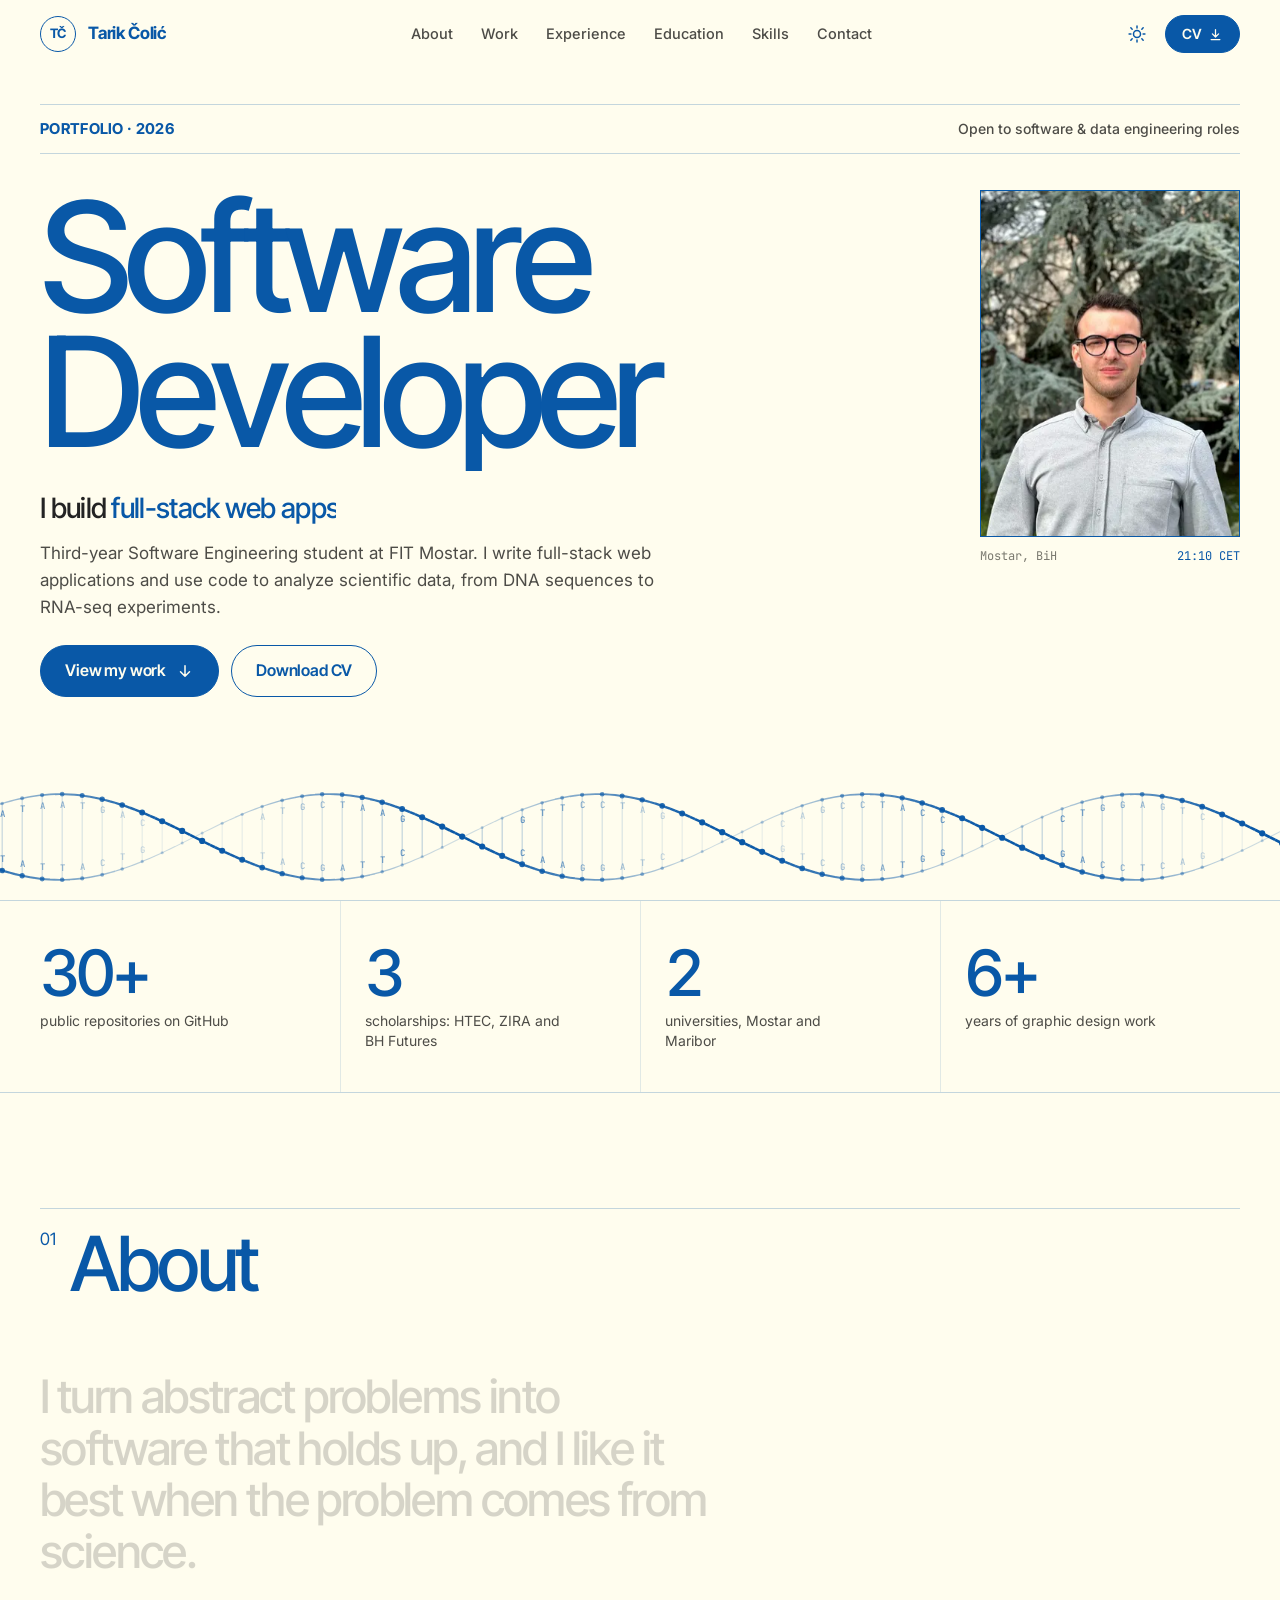
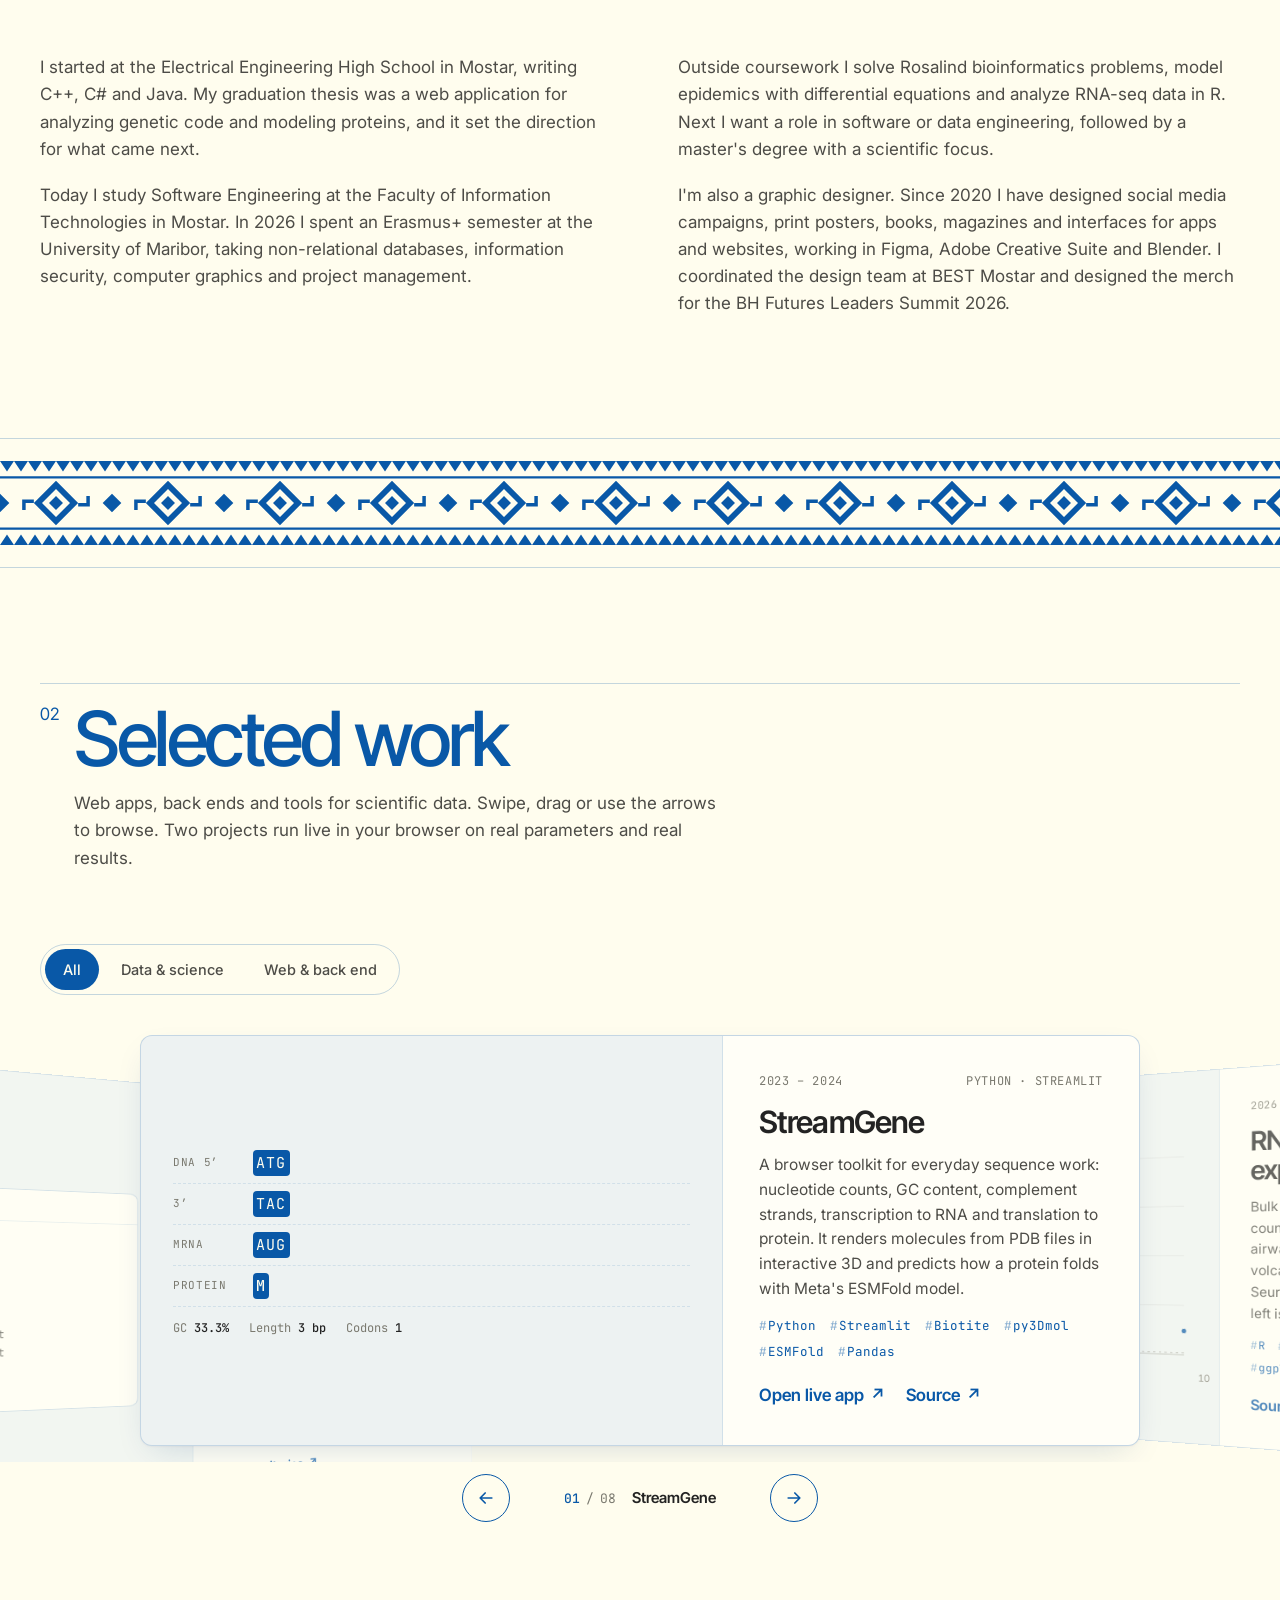
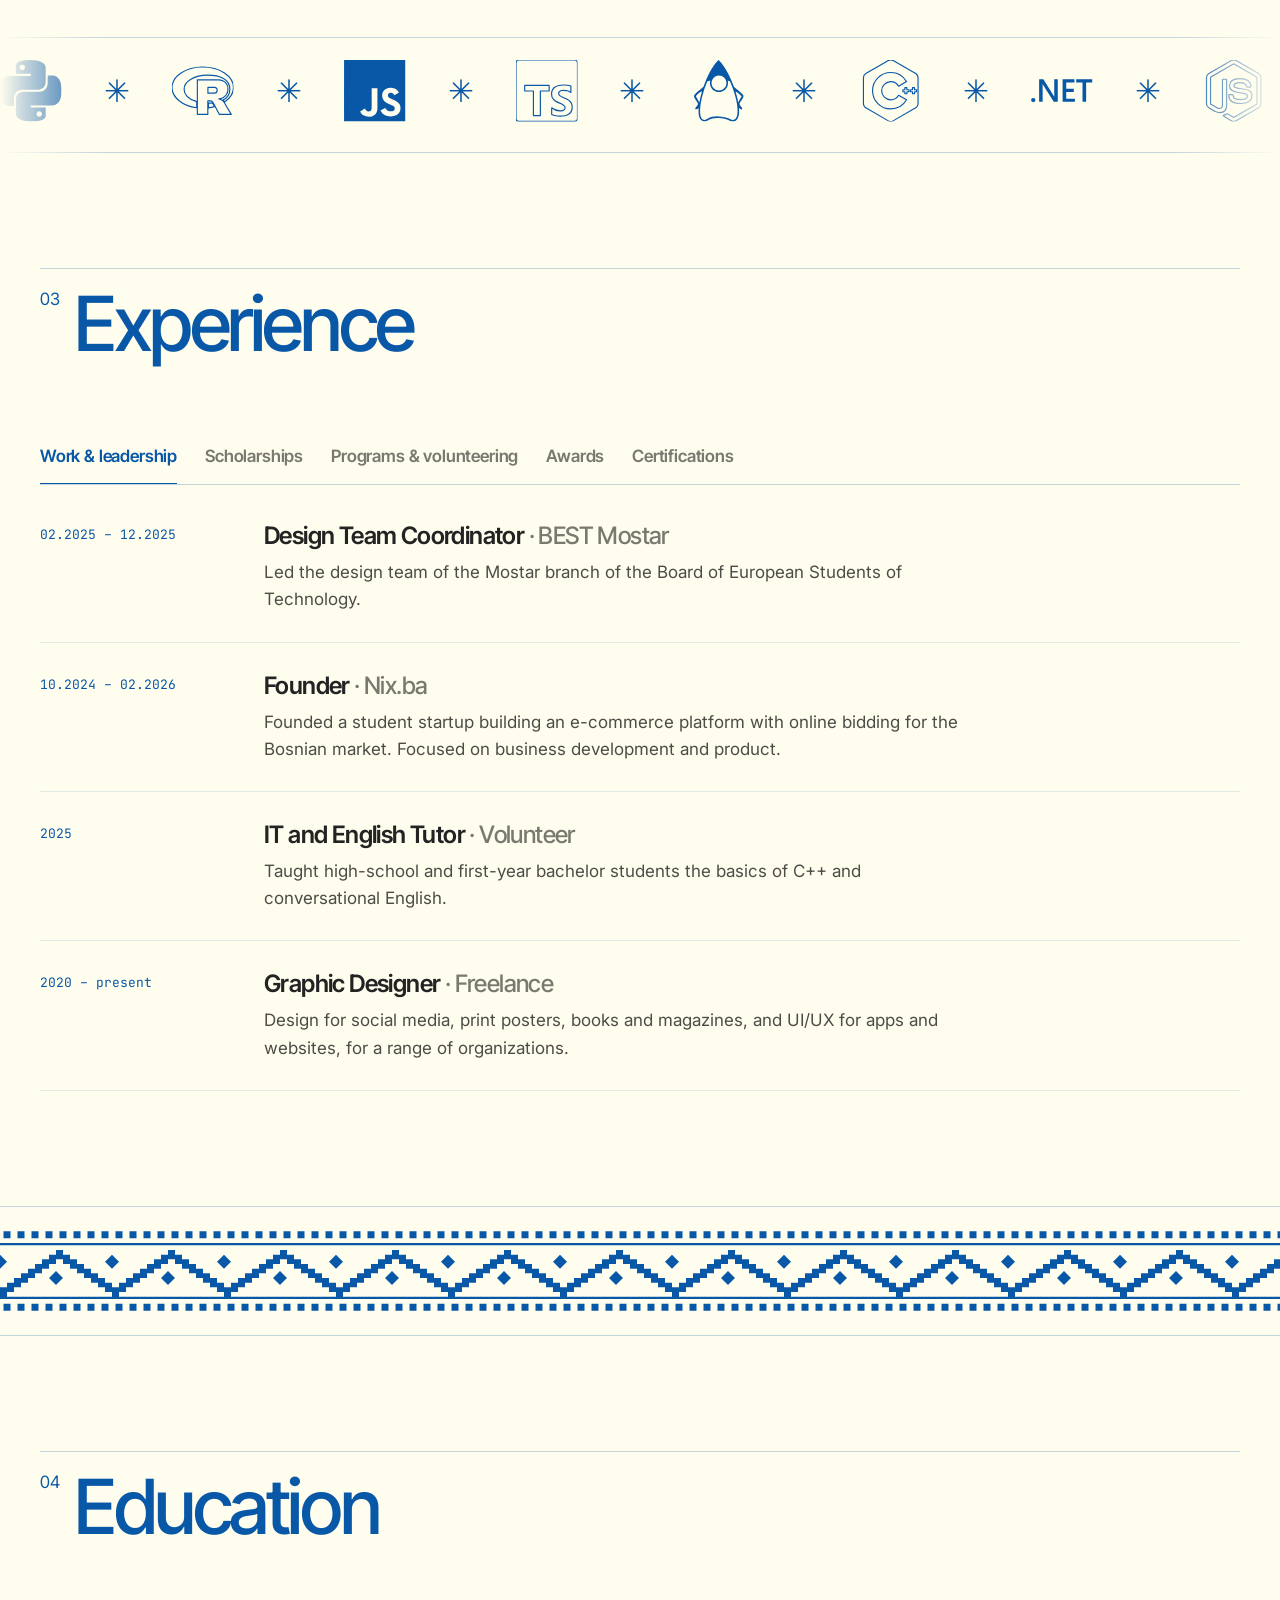
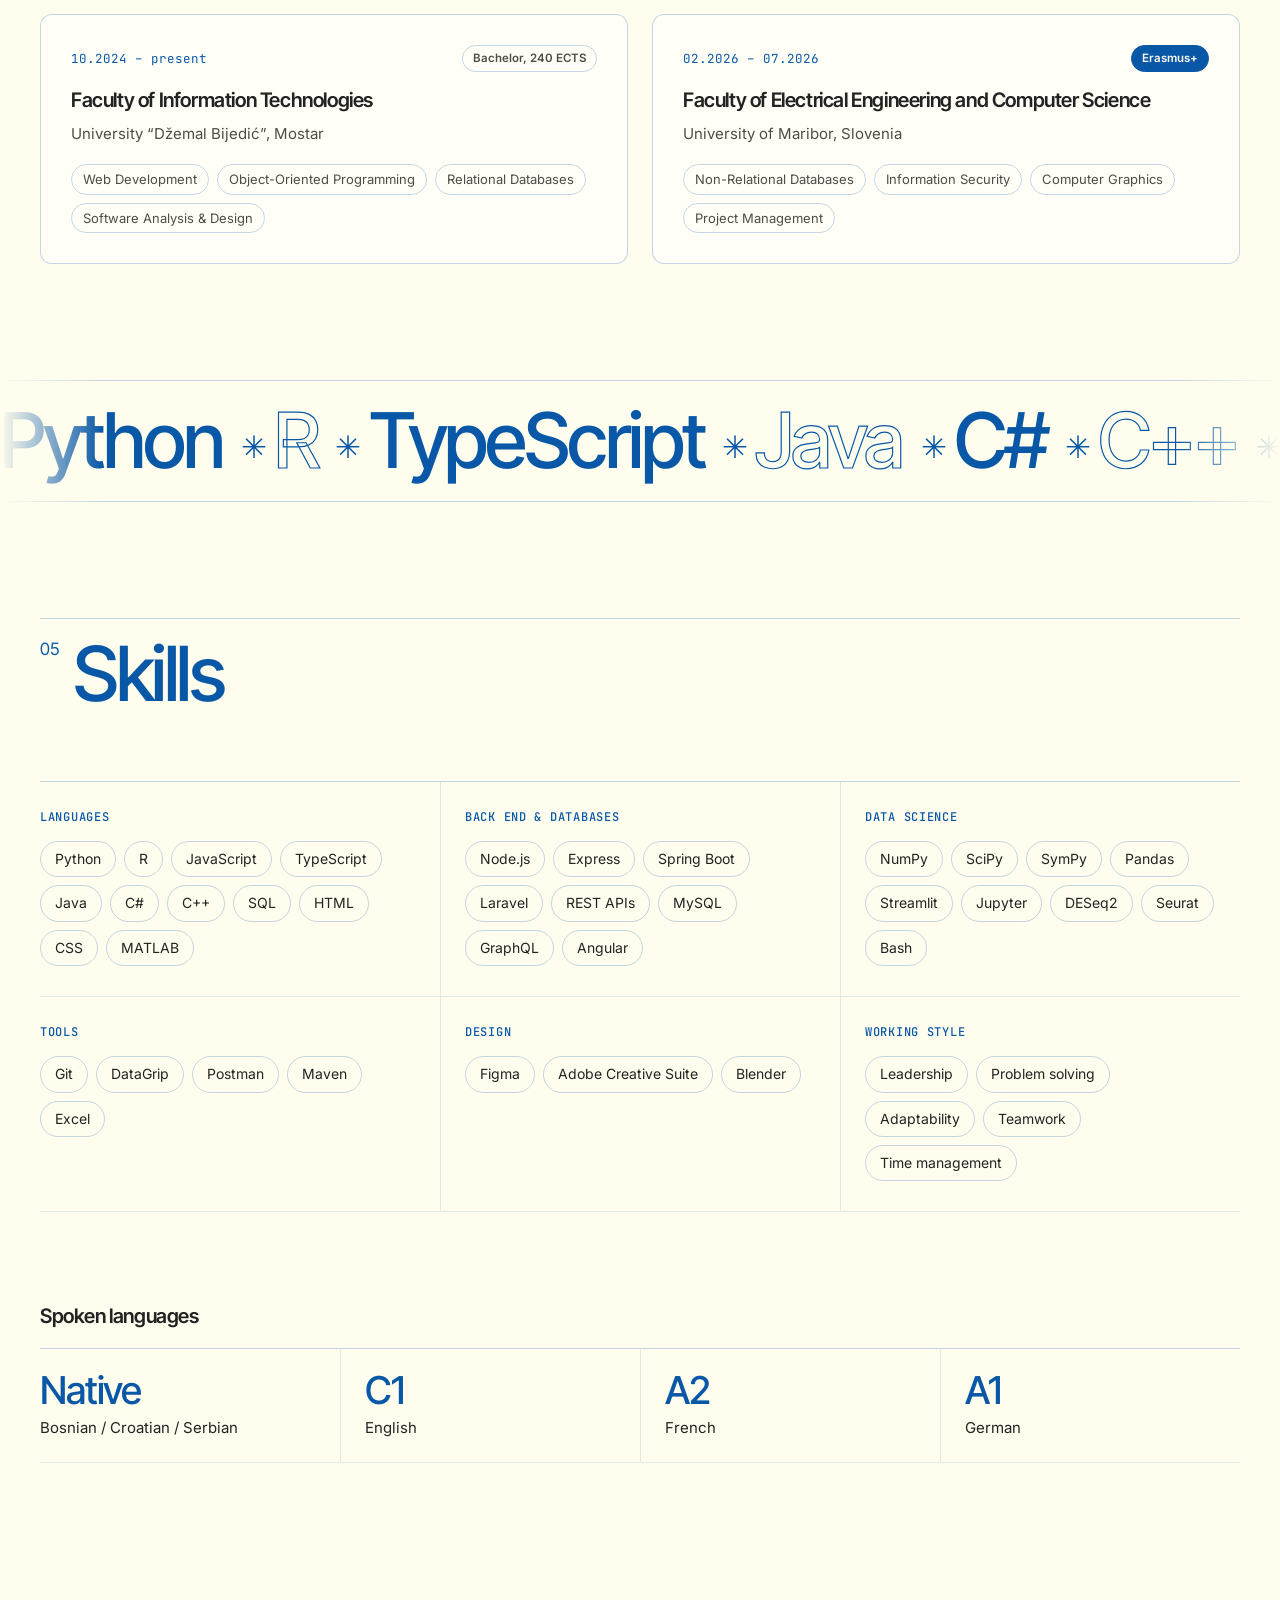
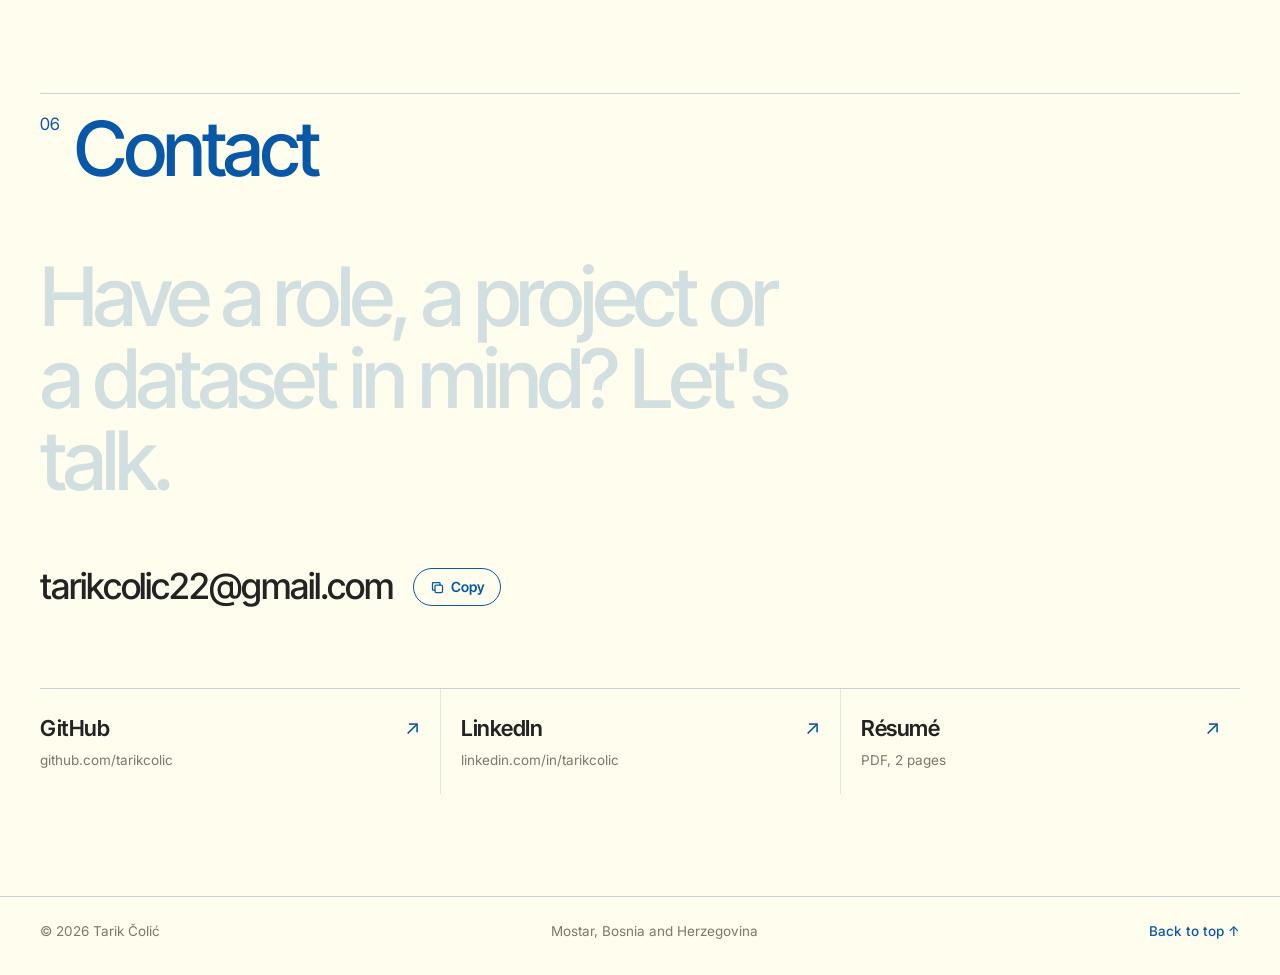
<file: index.html>
<!doctype html>
<html lang="en">
<head>
  <meta charset="utf-8">
  <meta name="viewport" content="width=device-width, initial-scale=1">
  <title>Tarik Čolić · Software Developer</title>
  <meta name="description" content="Tarik Čolić is a software developer and Software Engineering student from Mostar, building full-stack web applications and tools for scientific data.">
  <meta name="author" content="Tarik Čolić">
  <meta name="theme-color" content="#fffdee" media="(prefers-color-scheme: light)">
  <meta name="theme-color" content="#0b1424" media="(prefers-color-scheme: dark)">
  <link rel="canonical" href="https://tarikcolic.github.io/portfolio/">

  <meta property="og:type" content="website">
  <meta property="og:title" content="Tarik Čolić · Software Developer">
  <meta property="og:description" content="Full-stack web applications and tools for scientific data.">
  <meta property="og:url" content="https://tarikcolic.github.io/portfolio/">
  <meta property="og:image" content="https://tarikcolic.github.io/portfolio/assets/img/og.jpg">
  <meta property="og:image:width" content="1200">
  <meta property="og:image:height" content="630">
  <meta name="twitter:card" content="summary_large_image">

  <link rel="icon" href="favicon.svg" type="image/svg+xml">
  <link rel="preconnect" href="https://fonts.googleapis.com">
  <link rel="preconnect" href="https://fonts.gstatic.com" crossorigin>
  <link href="https://fonts.googleapis.com/css2?family=Inter+Tight:wght@500;600;700&family=Inter:wght@400;500;600&family=JetBrains+Mono:wght@400;500&display=swap" rel="stylesheet">
  <link rel="stylesheet" href="assets/css/style.css">

  <script>
    // Runs before paint: apply saved theme and flag JS so reveal styles only apply when scripts run.
    (function () {
      var d = document.documentElement;
      d.classList.add('js');
      try {
        var t = localStorage.getItem('theme');
        if (t === 'light' || t === 'dark') d.setAttribute('data-theme', t);
      } catch (e) {}
    })();
  </script>

  <script type="application/ld+json">
  {
    "@context": "https://schema.org",
    "@type": "Person",
    "name": "Tarik Čolić",
    "jobTitle": "Software Developer",
    "url": "https://tarikcolic.github.io/portfolio/",
    "image": "https://tarikcolic.github.io/portfolio/assets/img/tarik.jpg",
    "address": { "@type": "PostalAddress", "addressLocality": "Mostar", "addressCountry": "BA" },
    "alumniOf": [
      { "@type": "CollegeOrUniversity", "name": "University of Džemal Bijedić in Mostar, Faculty of Information Technologies" },
      { "@type": "CollegeOrUniversity", "name": "University of Maribor, Faculty of Electrical Engineering and Computer Science" }
    ],
    "sameAs": ["https://github.com/tarikcolic", "https://www.linkedin.com/in/tarikcolic"]
  }
  </script>
</head>
<body>
  <svg xmlns="http://www.w3.org/2000/svg" style="display:none" aria-hidden="true"><symbol id="si-python" viewBox="0 0 24 24"><path d="M14.25.18l.9.2.73.26.59.3.45.32.34.34.25.34.16.33.1.3.04.26.02.2-.01.13V8.5l-.05.63-.13.55-.21.46-.26.38-.3.31-.33.25-.35.19-.35.14-.33.1-.3.07-.26.04-.21.02H8.77l-.69.05-.59.14-.5.22-.41.27-.33.32-.27.35-.2.36-.15.37-.1.35-.07.32-.04.27-.02.21v3.06H3.17l-.21-.03-.28-.07-.32-.12-.35-.18-.36-.26-.36-.36-.35-.46-.32-.59-.28-.73-.21-.88-.14-1.05-.05-1.23.06-1.22.16-1.04.24-.87.32-.71.36-.57.4-.44.42-.33.42-.24.4-.16.36-.1.32-.05.24-.01h.16l.06.01h8.16v-.83H6.18l-.01-2.75-.02-.37.05-.34.11-.31.17-.28.25-.26.31-.23.38-.2.44-.18.51-.15.58-.12.64-.1.71-.06.77-.04.84-.02 1.27.05zm-6.3 1.98l-.23.33-.08.41.08.41.23.34.33.22.41.09.41-.09.33-.22.23-.34.08-.41-.08-.41-.23-.33-.33-.22-.41-.09-.41.09zm13.09 3.95l.28.06.32.12.35.18.36.27.36.35.35.47.32.59.28.73.21.88.14 1.04.05 1.23-.06 1.23-.16 1.04-.24.86-.32.71-.36.57-.4.45-.42.33-.42.24-.4.16-.36.09-.32.05-.24.02-.16-.01h-8.22v.82h5.84l.01 2.76.02.36-.05.34-.11.31-.17.29-.25.25-.31.24-.38.2-.44.17-.51.15-.58.13-.64.09-.71.07-.77.04-.84.01-1.27-.04-1.07-.14-.9-.2-.73-.25-.59-.3-.45-.33-.34-.34-.25-.34-.16-.33-.1-.3-.04-.25-.02-.2.01-.13v-5.34l.05-.64.13-.54.21-.46.26-.38.3-.32.33-.24.35-.2.35-.14.33-.1.3-.06.26-.04.21-.02.13-.01h5.84l.69-.05.59-.14.5-.21.41-.28.33-.32.27-.35.2-.36.15-.36.1-.35.07-.32.04-.28.02-.21V6.07h2.09l.14.01zm-6.47 14.25l-.23.33-.08.41.08.41.23.33.33.23.41.08.41-.08.33-.23.23-.33.08-.41-.08-.41-.23-.33-.33-.23-.41-.08-.41.08z"/></symbol><symbol id="si-r" viewBox="0 0 24 24"><path d="M12 2.746c-6.627 0-12 3.599-12 8.037 0 3.897 4.144 7.144 9.64 7.88V16.26c-2.924-.915-4.925-2.755-4.925-4.877 0-3.035 4.084-5.494 9.12-5.494 5.038 0 8.757 1.683 8.757 5.494 0 1.976-.999 3.379-2.662 4.272.09.066.174.128.258.216.169.149.25.363.372.544 2.128-1.45 3.44-3.437 3.44-5.631 0-4.44-5.373-8.038-12-8.038zm-2.111 4.99v13.516l4.093-.002-.002-5.291h1.1c.225 0 .321.066.549.25.272.22.715.982.715.982l2.164 4.063 4.627-.002-2.864-4.826s-.086-.193-.265-.383a2.22 2.22 0 00-.582-.416c-.422-.214-1.149-.434-1.149-.434s3.578-.264 3.578-3.826c0-3.562-3.744-3.63-3.744-3.63zm4.127 2.93l2.478.002s1.149-.062 1.149 1.127c0 1.165-1.149 1.17-1.149 1.17h-2.478zm1.754 6.119c-.494.049-1.012.079-1.54.088v1.807a16.622 16.622 0 002.37-.473l-.471-.891s-.108-.183-.248-.394c-.039-.054-.08-.098-.111-.137z"/></symbol><symbol id="si-javascript" viewBox="0 0 24 24"><path d="M0 0h24v24H0V0zm22.034 18.276c-.175-1.095-.888-2.015-3.003-2.873-.736-.345-1.554-.585-1.797-1.14-.091-.33-.105-.51-.046-.705.15-.646.915-.84 1.515-.66.39.12.75.42.976.9 1.034-.676 1.034-.676 1.755-1.125-.27-.42-.404-.601-.586-.78-.63-.705-1.469-1.065-2.834-1.034l-.705.089c-.676.165-1.32.525-1.71 1.005-1.14 1.291-.811 3.541.569 4.471 1.365 1.02 3.361 1.244 3.616 2.205.24 1.17-.87 1.545-1.966 1.41-.811-.18-1.26-.586-1.755-1.336l-1.83 1.051c.21.48.45.689.81 1.109 1.74 1.756 6.09 1.666 6.871-1.004.029-.09.24-.705.074-1.65l.046.067zm-8.983-7.245h-2.248c0 1.938-.009 3.864-.009 5.805 0 1.232.063 2.363-.138 2.711-.33.689-1.18.601-1.566.48-.396-.196-.597-.466-.83-.855-.063-.105-.11-.196-.127-.196l-1.825 1.125c.305.63.75 1.172 1.324 1.517.855.51 2.004.675 3.207.405.783-.226 1.458-.691 1.811-1.411.51-.93.402-2.07.397-3.346.012-2.054 0-4.109 0-6.179l.004-.056z"/></symbol><symbol id="si-typescript" viewBox="0 0 24 24"><path d="M1.125 0C.502 0 0 .502 0 1.125v21.75C0 23.498.502 24 1.125 24h21.75c.623 0 1.125-.502 1.125-1.125V1.125C24 .502 23.498 0 22.875 0zm17.363 9.75c.612 0 1.154.037 1.627.111a6.38 6.38 0 0 1 1.306.34v2.458a3.95 3.95 0 0 0-.643-.361 5.093 5.093 0 0 0-.717-.26 5.453 5.453 0 0 0-1.426-.2c-.3 0-.573.028-.819.086a2.1 2.1 0 0 0-.623.242c-.17.104-.3.229-.393.374a.888.888 0 0 0-.14.49c0 .196.053.373.156.529.104.156.252.304.443.444s.423.276.696.41c.273.135.582.274.926.416.47.197.892.407 1.266.628.374.222.695.473.963.753.268.279.472.598.614.957.142.359.214.776.214 1.253 0 .657-.125 1.21-.373 1.656a3.033 3.033 0 0 1-1.012 1.085 4.38 4.38 0 0 1-1.487.596c-.566.12-1.163.18-1.79.18a9.916 9.916 0 0 1-1.84-.164 5.544 5.544 0 0 1-1.512-.493v-2.63a5.033 5.033 0 0 0 3.237 1.2c.333 0 .624-.03.872-.09.249-.06.456-.144.623-.25.166-.108.29-.234.373-.38a1.023 1.023 0 0 0-.074-1.089 2.12 2.12 0 0 0-.537-.5 5.597 5.597 0 0 0-.807-.444 27.72 27.72 0 0 0-1.007-.436c-.918-.383-1.602-.852-2.053-1.405-.45-.553-.676-1.222-.676-2.005 0-.614.123-1.141.369-1.582.246-.441.58-.804 1.004-1.089a4.494 4.494 0 0 1 1.47-.629 7.536 7.536 0 0 1 1.77-.201zm-15.113.188h9.563v2.166H9.506v9.646H6.789v-9.646H3.375z"/></symbol><symbol id="si-openjdk" viewBox="0 0 24 24"><path d="M11.915 0 11.7.215C9.515 2.4 7.47 6.39 6.046 10.483c-1.064 1.024-3.633 2.81-3.711 3.551-.093.87 1.746 2.611 1.55 3.235-.198.625-1.304 1.408-1.014 1.939.1.188.823.011 1.277-.491a13.389 13.389 0 0 0-.017 2.14c.076.906.27 1.668.643 2.232.372.563.956.911 1.667.911.397 0 .727-.114 1.024-.264.298-.149.571-.33.91-.5.68-.34 1.634-.666 3.53-.604 1.903.062 2.872.39 3.559.704.687.314 1.15.664 1.925.664.767 0 1.395-.336 1.807-.9.412-.563.631-1.33.72-2.24.06-.623.055-1.32 0-2.066.454.45 1.117.604 1.213.424.29-.53-.816-1.314-1.013-1.937-.198-.624 1.642-2.366 1.549-3.236-.08-.748-2.707-2.568-3.748-3.586C16.428 6.374 14.308 2.394 12.13.215zm.175 6.038a2.95 2.95 0 0 1 2.943 2.942 2.95 2.95 0 0 1-2.943 2.943A2.95 2.95 0 0 1 9.148 8.98a2.95 2.95 0 0 1 2.942-2.942zM8.685 7.983a3.515 3.515 0 0 0-.145.997c0 1.951 1.6 3.55 3.55 3.55 1.95 0 3.55-1.598 3.55-3.55 0-.329-.046-.648-.132-.951.334.095.64.208.915.336a42.699 42.699 0 0 1 2.042 5.829c.678 2.545 1.01 4.92.846 6.607-.082.844-.29 1.51-.606 1.94-.315.431-.713.651-1.315.651-.593 0-.932-.27-1.673-.61-.741-.338-1.825-.694-3.792-.758-1.974-.064-3.073.293-3.821.669-.375.188-.659.373-.911.5s-.466.2-.752.2c-.53 0-.876-.209-1.16-.64-.285-.43-.474-1.101-.545-1.948-.141-1.693.176-4.069.823-6.614a43.155 43.155 0 0 1 1.934-5.783c.348-.167.749-.31 1.192-.425zm-3.382 4.362a.216.216 0 0 1 .13.031c-.166.56-.323 1.116-.463 1.665a33.849 33.849 0 0 0-.547 2.555 3.9 3.9 0 0 0-.2-.39c-.58-1.012-.914-1.642-1.16-2.08.315-.24 1.679-1.755 2.24-1.781zm13.394.01c.562.027 1.926 1.543 2.24 1.783-.246.438-.58 1.068-1.16 2.08a4.428 4.428 0 0 0-.163.309 32.354 32.354 0 0 0-.562-2.49 40.579 40.579 0 0 0-.482-1.652.216.216 0 0 1 .127-.03z"/></symbol><symbol id="si-cplusplus" viewBox="0 0 24 24"><path d="M22.394 6c-.167-.29-.398-.543-.652-.69L12.926.22c-.509-.294-1.34-.294-1.848 0L2.26 5.31c-.508.293-.923 1.013-.923 1.6v10.18c0 .294.104.62.271.91.167.29.398.543.652.69l8.816 5.09c.508.293 1.34.293 1.848 0l8.816-5.09c.254-.147.485-.4.652-.69.167-.29.27-.616.27-.91V6.91c.003-.294-.1-.62-.268-.91zM12 19.11c-3.92 0-7.109-3.19-7.109-7.11 0-3.92 3.19-7.11 7.11-7.11a7.133 7.133 0 016.156 3.553l-3.076 1.78a3.567 3.567 0 00-3.08-1.78A3.56 3.56 0 008.444 12 3.56 3.56 0 0012 15.555a3.57 3.57 0 003.08-1.778l3.078 1.78A7.135 7.135 0 0112 19.11zm7.11-6.715h-.79v.79h-.79v-.79h-.79v-.79h.79v-.79h.79v.79h.79zm2.962 0h-.79v.79h-.79v-.79h-.79v-.79h.79v-.79h.79v.79h.79z"/></symbol><symbol id="si-dotnet" viewBox="0 0 24 24"><path d="M24 8.77h-2.468v7.565h-1.425V8.77h-2.462V7.53H24zm-6.852 7.565h-4.821V7.53h4.63v1.24h-3.205v2.494h2.953v1.234h-2.953v2.604h3.396zm-6.708 0H8.882L4.78 9.863a2.896 2.896 0 0 1-.258-.51h-.036c.032.189.048.592.048 1.21v5.772H3.157V7.53h1.659l3.965 6.32c.167.261.275.442.323.54h.024c-.04-.233-.06-.629-.06-1.185V7.529h1.372zm-8.703-.693a.868.829 0 0 1-.869.829.868.829 0 0 1-.868-.83.868.829 0 0 1 .868-.828.868.829 0 0 1 .869.829Z"/></symbol><symbol id="si-nodedotjs" viewBox="0 0 24 24"><path d="M11.998,24c-0.321,0-0.641-0.084-0.922-0.247l-2.936-1.737c-0.438-0.245-0.224-0.332-0.08-0.383 c0.585-0.203,0.703-0.25,1.328-0.604c0.065-0.037,0.151-0.023,0.218,0.017l2.256,1.339c0.082,0.045,0.197,0.045,0.272,0l8.795-5.076 c0.082-0.047,0.134-0.141,0.134-0.238V6.921c0-0.099-0.053-0.192-0.137-0.242l-8.791-5.072c-0.081-0.047-0.189-0.047-0.271,0 L3.075,6.68C2.99,6.729,2.936,6.825,2.936,6.921v10.15c0,0.097,0.054,0.189,0.139,0.235l2.409,1.392 c1.307,0.654,2.108-0.116,2.108-0.89V7.787c0-0.142,0.114-0.253,0.256-0.253h1.115c0.139,0,0.255,0.112,0.255,0.253v10.021 c0,1.745-0.95,2.745-2.604,2.745c-0.508,0-0.909,0-2.026-0.551L2.28,18.675c-0.57-0.329-0.922-0.945-0.922-1.604V6.921 c0-0.659,0.353-1.275,0.922-1.603l8.795-5.082c0.557-0.315,1.296-0.315,1.848,0l8.794,5.082c0.57,0.329,0.924,0.944,0.924,1.603 v10.15c0,0.659-0.354,1.273-0.924,1.604l-8.794,5.078C12.643,23.916,12.324,24,11.998,24z M19.099,13.993 c0-1.9-1.284-2.406-3.987-2.763c-2.731-0.361-3.009-0.548-3.009-1.187c0-0.528,0.235-1.233,2.258-1.233 c1.807,0,2.473,0.389,2.747,1.607c0.024,0.115,0.129,0.199,0.247,0.199h1.141c0.071,0,0.138-0.031,0.186-0.081 c0.048-0.054,0.074-0.123,0.067-0.196c-0.177-2.098-1.571-3.076-4.388-3.076c-2.508,0-4.004,1.058-4.004,2.833 c0,1.925,1.488,2.457,3.895,2.695c2.88,0.282,3.103,0.703,3.103,1.269c0,0.983-0.789,1.402-2.642,1.402 c-2.327,0-2.839-0.584-3.011-1.742c-0.02-0.124-0.126-0.215-0.253-0.215h-1.137c-0.141,0-0.254,0.112-0.254,0.253 c0,1.482,0.806,3.248,4.655,3.248C17.501,17.007,19.099,15.91,19.099,13.993z"/></symbol><symbol id="si-springboot" viewBox="0 0 24 24"><path d="m23.693 10.7058-4.73-8.1844c-.4094-.7106-1.4166-1.2942-2.2402-1.2942H7.2725c-.819 0-1.8308.5836-2.2402 1.2942L.307 10.7058c-.4095.7106-.4095 1.873 0 2.5837l4.7252 8.189c.4094.7107 1.4166 1.2943 2.2402 1.2943h9.455c.819 0 1.826-.5836 2.2402-1.2942l4.7252-8.189c.4095-.7107.4095-1.8732 0-2.5838zM10.9763 5.7547c0-.5365.4377-.9742.9742-.9742s.9742.4377.9742.9742v5.8217c0 .5366-.4377.9742-.9742.9742s-.9742-.4376-.9742-.9742zm.9742 12.4294c-3.6427 0-6.6077-2.965-6.6077-6.6077.0047-2.0896.993-4.0521 2.6685-5.304a.8657.8657 0 0 1 1.2142.1788.8657.8657 0 0 1-.1788 1.2143c-2.1602 1.6048-2.612 4.6592-1.0072 6.8194 1.6049 2.1603 4.6593 2.612 6.8195 1.0072 1.2378-.9177 1.9673-2.372 1.9673-3.9157a4.8972 4.8972 0 0 0-1.9861-3.925c-.386-.2824-.466-.8284-.1836-1.2143.2824-.386.8283-.466 1.2143-.1835 1.6895 1.2471 2.6826 3.2238 2.6873 5.3228 0 3.6474-2.965 6.6077-6.6077 6.6077z"/></symbol><symbol id="si-laravel" viewBox="0 0 24 24"><path d="M23.642 5.43a.364.364 0 01.014.1v5.149c0 .135-.073.26-.189.326l-4.323 2.49v4.934a.378.378 0 01-.188.326L9.93 23.949a.316.316 0 01-.066.027c-.008.002-.016.008-.024.01a.348.348 0 01-.192 0c-.011-.002-.02-.008-.03-.012-.02-.008-.042-.014-.062-.025L.533 18.755a.376.376 0 01-.189-.326V2.974c0-.033.005-.066.014-.098.003-.012.01-.02.014-.032a.369.369 0 01.023-.058c.004-.013.015-.022.023-.033l.033-.045c.012-.01.025-.018.037-.027.014-.012.027-.024.041-.034H.53L5.043.05a.375.375 0 01.375 0L9.93 2.647h.002c.015.01.027.021.04.033l.038.027c.013.014.02.03.033.045.008.011.02.021.025.033.01.02.017.038.024.058.003.011.01.021.013.032.01.031.014.064.014.098v9.652l3.76-2.164V5.527c0-.033.004-.066.013-.098.003-.01.01-.02.013-.032a.487.487 0 01.024-.059c.007-.012.018-.02.025-.033.012-.015.021-.03.033-.043.012-.012.025-.02.037-.028.014-.01.026-.023.041-.032h.001l4.513-2.598a.375.375 0 01.375 0l4.513 2.598c.016.01.027.021.042.031.012.01.025.018.036.028.013.014.022.03.034.044.008.012.019.021.024.033.011.02.018.04.024.06.006.01.012.021.015.032zm-.74 5.032V6.179l-1.578.908-2.182 1.256v4.283zm-4.51 7.75v-4.287l-2.147 1.225-6.126 3.498v4.325zM1.093 3.624v14.588l8.273 4.761v-4.325l-4.322-2.445-.002-.003H5.04c-.014-.01-.025-.021-.04-.031-.011-.01-.024-.018-.035-.027l-.001-.002c-.013-.012-.021-.025-.031-.04-.01-.011-.021-.022-.028-.036h-.002c-.008-.014-.013-.031-.02-.047-.006-.016-.014-.027-.018-.043a.49.49 0 01-.008-.057c-.002-.014-.006-.027-.006-.041V5.789l-2.18-1.257zM5.23.81L1.47 2.974l3.76 2.164 3.758-2.164zm1.956 13.505l2.182-1.256V3.624l-1.58.91-2.182 1.255v9.435zm11.581-10.95l-3.76 2.163 3.76 2.163 3.759-2.164zm-.376 4.978L16.21 7.087 14.63 6.18v4.283l2.182 1.256 1.58.908zm-8.65 9.654l5.514-3.148 2.756-1.572-3.757-2.163-4.323 2.489-3.941 2.27z"/></symbol><symbol id="si-angular" viewBox="0 0 24 24"><path d="M16.712 17.711H7.288l-1.204 2.916L12 24l5.916-3.373-1.204-2.916ZM14.692 0l7.832 16.855.814-12.856L14.692 0ZM9.308 0 .662 3.999l.814 12.856L9.308 0Zm-.405 13.93h6.198L12 6.396 8.903 13.93Z"/></symbol><symbol id="si-mysql" viewBox="0 0 24 24"><path d="M16.405 5.501c-.115 0-.193.014-.274.033v.013h.014c.054.104.146.18.214.273.054.107.1.214.154.32l.014-.015c.094-.066.14-.172.14-.333-.04-.047-.046-.094-.08-.14-.04-.067-.126-.1-.18-.153zM5.77 18.695h-.927a50.854 50.854 0 00-.27-4.41h-.008l-1.41 4.41H2.45l-1.4-4.41h-.01a72.892 72.892 0 00-.195 4.41H0c.055-1.966.192-3.81.41-5.53h1.15l1.335 4.064h.008l1.347-4.064h1.095c.242 2.015.384 3.86.428 5.53zm4.017-4.08c-.378 2.045-.876 3.533-1.492 4.46-.482.716-1.01 1.073-1.583 1.073-.153 0-.34-.046-.566-.138v-.494c.11.017.24.026.386.026.268 0 .483-.075.647-.222.197-.18.295-.382.295-.605 0-.155-.077-.47-.23-.944L6.23 14.615h.91l.727 2.36c.164.536.233.91.205 1.123.4-1.064.678-2.227.835-3.483zm12.325 4.08h-2.63v-5.53h.885v4.85h1.745zm-3.32.135l-1.016-.5c.09-.076.177-.158.255-.25.433-.506.648-1.258.648-2.253 0-1.83-.718-2.746-2.155-2.746-.704 0-1.254.232-1.65.697-.43.508-.646 1.256-.646 2.245 0 .972.19 1.686.574 2.14.35.41.877.615 1.583.615.264 0 .506-.033.725-.098l1.325.772.36-.622zM15.5 17.588c-.225-.36-.337-.94-.337-1.736 0-1.393.424-2.09 1.27-2.09.443 0 .77.167.977.5.224.362.336.936.336 1.723 0 1.404-.424 2.108-1.27 2.108-.445 0-.77-.167-.978-.5zm-1.658-.425c0 .47-.172.856-.516 1.156-.344.3-.803.45-1.384.45-.543 0-1.064-.172-1.573-.515l.237-.476c.438.22.833.328 1.19.328.332 0 .593-.073.783-.22a.754.754 0 00.3-.615c0-.33-.23-.61-.648-.845-.388-.213-1.163-.657-1.163-.657-.422-.307-.632-.636-.632-1.177 0-.45.157-.81.47-1.085.315-.278.72-.415 1.22-.415.512 0 .98.136 1.4.41l-.213.476a2.726 2.726 0 00-1.064-.23c-.283 0-.502.068-.654.206a.685.685 0 00-.248.524c0 .328.234.61.666.85.393.215 1.187.67 1.187.67.433.305.648.63.648 1.168zm9.382-5.852c-.535-.014-.95.04-1.297.188-.1.04-.26.04-.274.167.055.053.063.14.11.214.08.134.218.313.346.407.14.11.28.216.427.31.26.16.555.255.81.416.145.094.293.213.44.313.073.05.12.14.214.172v-.02c-.046-.06-.06-.147-.105-.214-.067-.067-.134-.127-.2-.193a3.223 3.223 0 00-.695-.675c-.214-.146-.682-.35-.77-.595l-.013-.014c.146-.013.32-.066.46-.106.227-.06.435-.047.67-.106.106-.027.213-.06.32-.094v-.06c-.12-.12-.21-.283-.334-.395a8.867 8.867 0 00-1.104-.823c-.21-.134-.476-.22-.697-.334-.08-.04-.214-.06-.26-.127-.12-.146-.19-.34-.275-.514a17.69 17.69 0 01-.547-1.163c-.12-.262-.193-.523-.34-.763-.69-1.137-1.437-1.826-2.586-2.5-.247-.14-.543-.2-.856-.274-.167-.008-.334-.02-.5-.027-.11-.047-.216-.174-.31-.235-.38-.24-1.364-.76-1.644-.072-.18.434.267.862.422 1.082.115.153.26.328.34.5.047.116.06.235.107.356.106.294.207.622.347.897.073.14.153.287.247.413.054.073.146.107.167.227-.094.136-.1.334-.154.5-.24.757-.146 1.693.194 2.25.107.166.362.534.703.393.3-.12.234-.5.32-.835.02-.08.007-.133.048-.187v.015c.094.188.188.367.274.555.206.328.566.668.867.895.16.12.287.328.487.402v-.02h-.015c-.043-.058-.1-.086-.154-.133a3.445 3.445 0 01-.35-.4 8.76 8.76 0 01-.747-1.218c-.11-.21-.202-.436-.29-.643-.04-.08-.04-.2-.107-.24-.1.146-.247.273-.32.453-.127.288-.14.642-.188 1.01-.027.007-.014 0-.027.014-.214-.052-.287-.274-.367-.46-.2-.475-.233-1.238-.06-1.785.047-.14.247-.582.167-.716-.042-.127-.174-.2-.247-.303a2.478 2.478 0 01-.24-.427c-.16-.374-.24-.788-.414-1.162-.08-.173-.22-.354-.334-.513-.127-.18-.267-.307-.368-.52-.033-.073-.08-.194-.027-.274.014-.054.042-.075.094-.09.088-.072.335.022.422.062.247.1.455.194.662.334.094.066.195.193.315.226h.14c.214.047.455.014.655.073.355.114.675.28.962.46a5.953 5.953 0 012.085 2.286c.08.154.115.295.188.455.14.33.313.663.455.982.14.315.275.636.476.897.1.14.502.213.682.286.133.06.34.115.46.188.23.14.454.3.67.454.11.076.443.243.463.378z"/></symbol><symbol id="si-graphql" viewBox="0 0 24 24"><path d="M12.002 0a2.138 2.138 0 1 0 0 4.277 2.138 2.138 0 1 0 0-4.277zm8.54 4.931a2.138 2.138 0 1 0 0 4.277 2.138 2.138 0 1 0 0-4.277zm0 9.862a2.138 2.138 0 1 0 0 4.277 2.138 2.138 0 1 0 0-4.277zm-8.54 4.931a2.138 2.138 0 1 0 0 4.276 2.138 2.138 0 1 0 0-4.276zm-8.542-4.93a2.138 2.138 0 1 0 0 4.276 2.138 2.138 0 1 0 0-4.277zm0-9.863a2.138 2.138 0 1 0 0 4.277 2.138 2.138 0 1 0 0-4.277zm8.542-3.378L2.953 6.777v10.448l9.049 5.224 9.047-5.224V6.777zm0 1.601 7.66 13.27H4.34zm-1.387.371L3.97 15.037V7.363zm2.774 0 6.646 3.838v7.674zM5.355 17.44h13.293l-6.646 3.836z"/></symbol><symbol id="si-numpy" viewBox="0 0 24 24"><path d="M10.315 4.876L6.3048 2.8517l-4.401 2.1965 4.1186 2.0683zm1.8381.9277l4.2045 2.1223-4.3622 2.1906-4.125-2.0718zm5.6153-2.9213l4.3193 2.1658-3.863 1.9402-4.2131-2.1252zm-1.859-.9329L12.021 0 8.1742 1.9193l4.0068 2.0208zm-3.0401 16.7443V24l4.7107-2.3507-.0053-5.3085zm4.7037-4.2057l-.0052-5.2528-4.6985 2.3356v5.2546zm5.6553-.9845v5.327l-4.0178 2.0052-.0029-5.3028zm0-1.8626V6.4214l-4.0253 2.001.0034 5.2633zM11.2062 11.571L8.0333 9.9756v6.895s-3.8804-8.2564-4.2399-8.998c-.0463-.0957-.2371-.2007-.2858-.2262C2.8118 7.2812.773 6.2485.773 6.2485V18.43l2.8204 1.5076v-6.3674s3.8392 7.3775 3.878 7.458c.0389.0807.4245.8582.8362 1.1314.5485.363 2.8992 1.7766 2.8992 1.7766z"/></symbol><symbol id="si-pandas" viewBox="0 0 24 24"><path d="M16.922 0h2.623v18.104h-2.623zm-4.126 12.94h2.623v2.57h-2.623zm0-7.037h2.623v5.446h-2.623zm0 11.197h2.623v5.446h-2.623zM4.456 5.896h2.622V24H4.455zm4.213 2.559h2.623v2.57H8.67zm0 4.151h2.623v5.447H8.67zm0-11.187h2.623v5.446H8.67Z"/></symbol><symbol id="si-scipy" viewBox="0 0 24 24"><path d="M15.697 13.496c-.784-1.072-1.982-1.519-3.694-1.88l-1.592-.375-1.201-.515c-.631-.446-1.17-1.634-1.017-2.681a3 3 0 0 1 3.386-2.526 2.962 2.962 0 0 1 1.962 1.155L15.35 9.05c1.033 1.33 2.195 1.727 3.459 1.098l.637-.27a.22.22 0 0 1 .278.087l.127.19a.311.311 0 0 0 .156.131.326.326 0 0 0 .33-.058l1.467-1.384c.257-.22.182-.422.182-.422l-.354-.806s-.097-.193-.431-.149l-1.968.181a.327.327 0 0 0-.27.411l.071.227c.014.047.014.1-.005.148a.219.219 0 0 1-.124.125l-.556.235c-.582.341-1.244.123-1.686-.417l-.505-.67-1.438-1.91a4.421 4.421 0 0 0-2.929-1.72C9.355 3.733 7.095 5.42 6.741 7.84c-.179 1.22.187 2.375.855 3.302.485.674 1.373 1.06 1.854 1.18l1.262.36 1.208.277c.166.04.634.155.91.255.256.092.845.31 1.324.701.572.582.875 1.413.746 2.284a2.744 2.744 0 0 1-4.897 1.255l-1.726-2.292a2.294 2.294 0 0 0-1.514-.89 2.31 2.31 0 0 0-1.708.439l-3.632 2.71A11.002 11.002 0 0 1 0 12C0 5.798 5.133.768 11.465.768c4.715 0 8.761 2.788 10.523 6.77l.581-.27.393-1.072.411.144-.353.96.98.337-.148.402-1.095-.382-.603.277c.5 1.262.778 2.632.778 4.066 0 6.203-5.135 11.232-11.467 11.232a11.526 11.526 0 0 1-9.26-4.61l3.721-2.788a.855.855 0 0 1 1.163.19l1.826 2.455a4.186 4.186 0 0 0 2.673 1.502c2.302.322 4.439-1.273 4.773-3.563a4.14 4.14 0 0 0-.664-2.922"/></symbol><symbol id="si-jupyter" viewBox="0 0 24 24"><path d="M7.157 22.201A1.784 1.799 0 0 1 5.374 24a1.784 1.799 0 0 1-1.784-1.799 1.784 1.799 0 0 1 1.784-1.799 1.784 1.799 0 0 1 1.783 1.799zM20.582 1.427a1.415 1.427 0 0 1-1.415 1.428 1.415 1.427 0 0 1-1.416-1.428A1.415 1.427 0 0 1 19.167 0a1.415 1.427 0 0 1 1.415 1.427zM4.992 3.336A1.047 1.056 0 0 1 3.946 4.39a1.047 1.056 0 0 1-1.047-1.055A1.047 1.056 0 0 1 3.946 2.28a1.047 1.056 0 0 1 1.046 1.056zm7.336 1.517c3.769 0 7.06 1.38 8.768 3.424a9.363 9.363 0 0 0-3.393-4.547 9.238 9.238 0 0 0-5.377-1.728A9.238 9.238 0 0 0 6.95 3.73a9.363 9.363 0 0 0-3.394 4.547c1.713-2.04 5.004-3.424 8.772-3.424zm.001 13.295c-3.768 0-7.06-1.381-8.768-3.425a9.363 9.363 0 0 0 3.394 4.547A9.238 9.238 0 0 0 12.33 21a9.238 9.238 0 0 0 5.377-1.729 9.363 9.363 0 0 0 3.393-4.547c-1.712 2.044-5.003 3.425-8.772 3.425Z"/></symbol><symbol id="si-streamlit" viewBox="0 0 24 24"><path d="M16.673 11.32l6.862-3.618c.233-.136.554.12.442.387L20.463 17.1zm-8.556-.229l3.473-5.187c.203-.328.578-.316.793-.028l7.886 11.75zm-3.375 7.25c-.28 0-.835-.284-.993-.716l-3.72-9.46c-.118-.331.139-.614.48-.464l19.474 10.306c-.149.147-.453.337-.72.334z"/></symbol><symbol id="si-git" viewBox="0 0 24 24"><path d="M23.546 10.93L13.067.452c-.604-.603-1.582-.603-2.188 0L8.708 2.627l2.76 2.76c.645-.215 1.379-.07 1.889.441.516.515.658 1.258.438 1.9l2.658 2.66c.645-.223 1.387-.078 1.9.435.721.72.721 1.884 0 2.604-.719.719-1.881.719-2.6 0-.539-.541-.674-1.337-.404-1.996L12.86 8.955v6.525c.176.086.342.203.488.348.713.721.713 1.883 0 2.6-.719.721-1.889.721-2.609 0-.719-.719-.719-1.879 0-2.598.182-.18.387-.316.605-.406V8.835c-.217-.091-.424-.222-.6-.401-.545-.545-.676-1.342-.396-2.009L7.636 3.7.45 10.881c-.6.605-.6 1.584 0 2.189l10.48 10.477c.604.604 1.582.604 2.186 0l10.43-10.43c.605-.603.605-1.582 0-2.187"/></symbol><symbol id="si-figma" viewBox="0 0 24 24"><path d="M15.852 8.981h-4.588V0h4.588c2.476 0 4.49 2.014 4.49 4.49s-2.014 4.491-4.49 4.491zM12.735 7.51h3.117c1.665 0 3.019-1.355 3.019-3.019s-1.355-3.019-3.019-3.019h-3.117V7.51zm0 1.471H8.148c-2.476 0-4.49-2.014-4.49-4.49S5.672 0 8.148 0h4.588v8.981zm-4.587-7.51c-1.665 0-3.019 1.355-3.019 3.019s1.354 3.02 3.019 3.02h3.117V1.471H8.148zm4.587 15.019H8.148c-2.476 0-4.49-2.014-4.49-4.49s2.014-4.49 4.49-4.49h4.588v8.98zM8.148 8.981c-1.665 0-3.019 1.355-3.019 3.019s1.355 3.019 3.019 3.019h3.117V8.981H8.148zM8.172 24c-2.489 0-4.515-2.014-4.515-4.49s2.014-4.49 4.49-4.49h4.588v4.441c0 2.503-2.047 4.539-4.563 4.539zm-.024-7.51a3.023 3.023 0 0 0-3.019 3.019c0 1.665 1.365 3.019 3.044 3.019 1.705 0 3.093-1.376 3.093-3.068v-2.97H8.148zm7.704 0h-.098c-2.476 0-4.49-2.014-4.49-4.49s2.014-4.49 4.49-4.49h.098c2.476 0 4.49 2.014 4.49 4.49s-2.014 4.49-4.49 4.49zm-.097-7.509c-1.665 0-3.019 1.355-3.019 3.019s1.355 3.019 3.019 3.019h.098c1.665 0 3.019-1.355 3.019-3.019s-1.355-3.019-3.019-3.019h-.098z"/></symbol><symbol id="si-blender" viewBox="0 0 24 24"><path d="M12.51 13.214c.046-.8.438-1.506 1.03-2.006a3.424 3.424 0 0 1 2.212-.79c.85 0 1.631.3 2.211.79.592.5.983 1.206 1.028 2.005.045.823-.285 1.586-.865 2.153a3.389 3.389 0 0 1-2.374.938 3.393 3.393 0 0 1-2.376-.938c-.58-.567-.91-1.33-.865-2.152M7.35 14.831c.006.314.106.922.256 1.398a7.372 7.372 0 0 0 1.593 2.757 8.227 8.227 0 0 0 2.787 2.001 8.947 8.947 0 0 0 3.66.76 8.964 8.964 0 0 0 3.657-.772 8.285 8.285 0 0 0 2.785-2.01 7.428 7.428 0 0 0 1.592-2.762 6.964 6.964 0 0 0 .25-3.074 7.123 7.123 0 0 0-1.016-2.779 7.764 7.764 0 0 0-1.852-2.043h.002L13.566 2.55l-.02-.015c-.492-.378-1.319-.376-1.86.002-.547.382-.609 1.015-.123 1.415l-.001.001 3.126 2.543-9.53.01h-.013c-.788.001-1.545.518-1.695 1.172-.154.665.38 1.217 1.2 1.22V8.9l4.83-.01-8.62 6.617-.034.025c-.813.622-1.075 1.658-.563 2.313.52.667 1.625.668 2.447.004L7.414 14s-.069.52-.063.831zm12.09 1.741c-.97.988-2.326 1.548-3.795 1.55-1.47.004-2.827-.552-3.797-1.538a4.51 4.51 0 0 1-1.036-1.622 4.282 4.282 0 0 1 .282-3.519 4.702 4.702 0 0 1 1.153-1.371c.942-.768 2.141-1.183 3.396-1.185 1.256-.002 2.455.41 3.398 1.175.48.391.87.854 1.152 1.367a4.28 4.28 0 0 1 .522 1.706 4.236 4.236 0 0 1-.239 1.811 4.54 4.54 0 0 1-1.035 1.626"/></symbol><symbol id="si-tailwindcss" viewBox="0 0 24 24"><path d="M12.001,4.8c-3.2,0-5.2,1.6-6,4.8c1.2-1.6,2.6-2.2,4.2-1.8c0.913,0.228,1.565,0.89,2.288,1.624 C13.666,10.618,15.027,12,18.001,12c3.2,0,5.2-1.6,6-4.8c-1.2,1.6-2.6,2.2-4.2,1.8c-0.913-0.228-1.565-0.89-2.288-1.624 C16.337,6.182,14.976,4.8,12.001,4.8z M6.001,12c-3.2,0-5.2,1.6-6,4.8c1.2-1.6,2.6-2.2,4.2-1.8c0.913,0.228,1.565,0.89,2.288,1.624 c1.177,1.194,2.538,2.576,5.512,2.576c3.2,0,5.2-1.6,6-4.8c-1.2,1.6-2.6,2.2-4.2,1.8c-0.913-0.228-1.565-0.89-2.288-1.624 C10.337,13.382,8.976,12,6.001,12z"/></symbol></svg>
  <a class="skip-link" href="#main">Skip to content</a>
  <div class="progress" aria-hidden="true"><span></span></div>

  <!-- ============ NAV ============ -->
  <header class="nav" id="nav">
    <div class="nav__inner container">
      <div class="nav__logo">
        <span class="nav__mark" aria-hidden="true">TČ</span>
        <span class="nav__name">Tarik Čolić</span>
      </div>

      <nav class="nav__links" aria-label="Primary">
        <a href="#about" data-nav>About</a>
        <a href="#work" data-nav>Work</a>
        <a href="#experience" data-nav>Experience</a>
        <a href="#education" data-nav>Education</a>
        <a href="#skills" data-nav>Skills</a>
        <a href="#contact" data-nav>Contact</a>
        <span class="nav__indicator" aria-hidden="true"></span>
      </nav>

      <div class="nav__actions">
        <button class="icon-btn theme-toggle" type="button" aria-label="Switch to dark theme" data-theme-toggle>
          <svg class="i-sun" viewBox="0 0 24 24" aria-hidden="true"><circle cx="12" cy="12" r="4.2"/><path d="M12 2.5v2.2M12 19.3v2.2M4.6 4.6l1.6 1.6M17.8 17.8l1.6 1.6M2.5 12h2.2M19.3 12h2.2M4.6 19.4l1.6-1.6M17.8 6.2l1.6-1.6"/></svg>
          <svg class="i-moon" viewBox="0 0 24 24" aria-hidden="true"><path d="M20 14.5A8 8 0 1 1 9.5 4a6.5 6.5 0 0 0 10.5 10.5Z"/></svg>
        </button>
        <a class="btn btn--small btn--solid nav__cv" href="assets/Tarik_Colic_CV.pdf" download>
          CV <svg viewBox="0 0 24 24" aria-hidden="true"><path d="M12 4v12m0 0-5-5m5 5 5-5M5 20h14"/></svg>
        </a>
        <button class="icon-btn menu-toggle" type="button" aria-label="Open menu" aria-expanded="false" aria-controls="mobile-menu" data-menu-toggle>
          <span></span><span></span>
        </button>
      </div>
    </div>
  </header>

  <div class="mobile-menu" id="mobile-menu" hidden>
    <nav aria-label="Mobile">
      <a href="#about"><small>01</small>About</a>
      <a href="#work"><small>02</small>Work</a>
      <a href="#experience"><small>03</small>Experience</a>
      <a href="#education"><small>04</small>Education</a>
      <a href="#skills"><small>05</small>Skills</a>
      <a href="#contact"><small>06</small>Contact</a>
    </nav>
    <div class="mobile-menu__foot">
      <a href="mailto:tarikcolic22@gmail.com">tarikcolic22@gmail.com</a>
      <a href="assets/Tarik_Colic_CV.pdf" download>Download CV ↓</a>
    </div>
  </div>

  <main id="main">
    <!-- ============ HERO ============ -->
    <section class="hero" id="top" aria-labelledby="hero-title">
      <div class="container hero__grid">
        <div class="hero__meta" data-reveal>
          <span>Portfolio · 2026</span>
          <span class="hero__status">Open to software &amp; data engineering roles</span>
        </div>

        <h1 class="hero__title" id="hero-title" aria-label="Software Developer">
          <span class="line" aria-hidden="true"><span class="split">Software</span></span>
          <span class="line" aria-hidden="true"><span class="split">Developer</span></span>
        </h1>

        <figure class="hero__photo" data-reveal data-tilt>
          <picture>
            <source srcset="assets/img/tarik.webp" type="image/webp">
            <img src="assets/img/tarik.jpg" width="360" height="480" alt="Portrait of Tarik Čolić" fetchpriority="high">
          </picture>
          <figcaption><span>Mostar, BiH</span><span class="clock" data-clock>--:--</span></figcaption>
        </figure>

        <div class="hero__intro">
          <p class="hero__rotator" data-reveal>
            I build
            <span class="rotator" aria-live="polite">
              <span class="rotator__word is-active">full-stack web apps</span>
              <span class="rotator__word">tools for genetic data</span>
              <span class="rotator__word">secure back ends</span>
              <span class="rotator__word">models of real systems</span>
              <span class="rotator__word">interfaces people enjoy</span>
            </span>
          </p>
          <p class="hero__lead" data-reveal>
            Third-year Software Engineering student at FIT Mostar. I write full-stack web applications and use code to analyze scientific data, from DNA sequences to RNA-seq experiments.
          </p>
          <div class="hero__cta" data-reveal>
            <a class="btn btn--solid" href="#work" data-magnetic>View my work <svg viewBox="0 0 24 24" aria-hidden="true"><path d="M12 5v14m0 0-6-6m6 6 6-6"/></svg></a>
            <a class="btn btn--ghost" href="assets/Tarik_Colic_CV.pdf" download data-magnetic>Download CV</a>
          </div>
        </div>
      </div>

      <div class="helix" aria-hidden="true">
        <canvas id="helix"></canvas>
      </div>

    </section>

    <!-- ============ STATS ============ -->
    <section class="stats" aria-label="At a glance">
      <div class="container stats__grid">
        <div class="stat" data-reveal><strong data-count="30" data-suffix="+">0</strong><span>public repositories on GitHub</span></div>
        <div class="stat" data-reveal><strong data-count="3">0</strong><span>scholarships: HTEC, ZIRA and BH Futures</span></div>
        <div class="stat" data-reveal><strong data-count="2">0</strong><span>universities, Mostar and Maribor</span></div>
        <div class="stat" data-reveal><strong data-count="6" data-suffix="+">0</strong><span>years of graphic design work</span></div>
      </div>
    </section>

    <!-- ============ ABOUT ============ -->
    <section class="section" id="about" aria-labelledby="about-title">
      <div class="container">
        <header class="section__head" data-reveal>
          <span class="section__num">01</span>
          <h2 class="section__title" id="about-title">About</h2>
        </header>

        <div class="about">
          <p class="about__statement" data-reveal data-words>
            I turn abstract problems into software that holds up, and I like it best when the problem comes from science.
          </p>

          <div class="about__body" data-reveal>
            <p>
              I started at the Electrical Engineering High School in Mostar, writing C++, C# and Java. My graduation thesis was a web
              application for analyzing genetic code and modeling proteins, and it set the direction for what came next.
            </p>
            <p>
              Today I study Software Engineering at the Faculty of Information Technologies in Mostar. In 2026 I spent an Erasmus+
              semester at the University of Maribor, taking non-relational databases, information security, computer graphics and
              project management.
            </p>
            <p>
              Outside coursework I solve Rosalind bioinformatics problems, model epidemics with differential equations and analyze
              RNA-seq data in R. Next I want a role in software or data engineering, followed by a master's degree with a scientific focus.
            </p>
            <p>
              I'm also a graphic designer. Since 2020 I have designed social media campaigns, print posters, books, magazines and
              interfaces for apps and websites, working in Figma, Adobe Creative Suite and Blender. I coordinated the design team at
              BEST Mostar and designed the merch for the BH Futures Leaders Summit 2026.
            </p>
          </div>
        </div>
      </div>
    </section>

    <div class="band band--kilim" aria-hidden="true"><div class="band__kilim"></div></div>

    <!-- ============ WORK ============ -->
    <section class="section section--work" id="work" aria-labelledby="work-title">
      <div class="container">
        <header class="section__head" data-reveal>
          <span class="section__num">02</span>
          <h2 class="section__title" id="work-title">Selected work</h2>
          <p class="section__sub">Web apps, back ends and tools for scientific data. Swipe, drag or use the arrows to browse. Two projects run live in your browser on real parameters and real results.</p>
        </header>

        <div class="filters" role="group" aria-label="Filter projects" data-reveal>
          <button type="button" class="filter is-active" data-filter="all" aria-pressed="true">All</button>
          <button type="button" class="filter" data-filter="science" aria-pressed="false">Data &amp; science</button>
          <button type="button" class="filter" data-filter="web" aria-pressed="false">Web &amp; back end</button>
          <span class="filters__pill" aria-hidden="true"></span>
        </div>

      </div>

      <div class="carousel" data-carousel tabindex="0" role="region" aria-roledescription="carousel" aria-label="Projects" data-reveal>
        <div class="carousel__stage" data-stage>
          <!-- StreamGene -->
          <article class="project" data-cat="science web">
            <div class="project__visual project__visual--seq" aria-hidden="true">
              <div class="seq" data-seq>
                <div class="seq__row"><span class="seq__lbl">DNA 5′</span><span class="seq__strand" data-strand="dna"></span></div>
                <div class="seq__row"><span class="seq__lbl">3′</span><span class="seq__strand seq__strand--muted" data-strand="comp"></span></div>
                <div class="seq__row"><span class="seq__lbl">mRNA</span><span class="seq__strand" data-strand="rna"></span></div>
                <div class="seq__row"><span class="seq__lbl">Protein</span><span class="seq__strand seq__strand--aa" data-strand="aa"></span></div>
                <div class="seq__stats">
                  <span>GC <b data-gc>0.0%</b></span>
                  <span>Length <b data-len>0 bp</b></span>
                  <span>Codons <b data-codons>0</b></span>
                </div>
              </div>
            </div>
            <div class="project__body">
              <div class="project__meta"><span>2023 – 2024</span><span>Python · Streamlit</span></div>
              <h3 class="project__title">StreamGene</h3>
              <p class="project__desc">
                A browser toolkit for everyday sequence work: nucleotide counts, GC content, complement strands, transcription to RNA and
                translation to protein. It renders molecules from PDB files in interactive 3D and predicts how a protein folds with Meta's
                ESMFold model.
              </p>
              <ul class="tags"><li>Python</li><li>Streamlit</li><li>Biotite</li><li>py3Dmol</li><li>ESMFold</li><li>Pandas</li></ul>
              <div class="project__links">
                <a class="link-arrow" href="https://streamgene.streamlit.app" target="_blank" rel="noopener">Open live app</a>
                <a class="link-arrow" href="https://github.com/tarikcolic/streamgene" target="_blank" rel="noopener">Source</a>
              </div>
            </div>
          </article>
          <!-- RNA-seq -->
          <article class="project" data-cat="science">
            <div class="project__visual project__visual--chart">
              <figure class="viz viz--volcano" data-volcano>
                <figcaption class="viz__head">
                  <span class="viz__title">Differential expression, airway cells: dexamethasone vs control</span>
                  <span class="viz__legend">
                    <span><i class="sw sw--up"></i>Up <b data-up>458</b></span>
                    <span><i class="sw sw--down"></i>Down <b data-down>372</b></span>
                    <span><i class="sw sw--ns"></i>Not significant</span>
                  </span>
                </figcaption>
                <div class="viz__plot">
                  <svg role="img" aria-label="Volcano plot of log2 fold change against minus log10 adjusted p-value for the airway dataset."></svg>
                  <div class="viz__tip" role="status" hidden></div>
                </div>
                <p class="viz__note">780 of 18,086 genes shown. Hover a point for its values.</p>
              </figure>
            </div>
            <div class="project__body">
              <div class="project__meta"><span>2026</span><span>R · Bioconductor</span></div>
              <h3 class="project__title">RNA-seq differential expression</h3>
              <p class="project__desc">
                Bulk and single-cell transcriptomics from raw counts to biology. DESeq2 models on the airway and parathyroid datasets,
                PCA and volcano plots, GO and GSEA enrichment, and a Seurat workflow on PBMC3k. The plot on the left is drawn from my
                own DESeq2 results.
              </p>
              <ul class="tags"><li>R</li><li>DESeq2</li><li>Seurat</li><li>clusterProfiler</li><li>ggplot2</li></ul>
              <div class="project__links">
                <a class="link-arrow" href="https://github.com/tarikcolic/RNAseq-workshop" target="_blank" rel="noopener">Source</a>
              </div>
            </div>
          </article>
          <!-- SEIRD -->
          <article class="project" data-cat="science">
            <div class="project__visual project__visual--nb">
              <figure class="viz nb" data-seird>
                <div class="nb__eq" role="img" aria-label="Model equations: dS/dt = minus beta S I over N; dE/dt = beta S I over N minus sigma E; dI/dt = sigma E minus gamma plus mu times I; dR/dt = gamma I; dD/dt = mu I">
                  <span><i>Ṡ</i> = −<i>βSI</i>/<i>N</i></span>
                  <span><i>Ė</i> = <i>βSI</i>/<i>N</i> − <i>σE</i></span>
                  <span><i>İ</i> = <i>σE</i> − (<i>γ</i> + <i>μ</i>)<i>I</i></span>
                  <span><i>Ṙ</i> = <i>γI</i></span>
                  <span><i>Ḋ</i> = <i>μI</i></span>
                </div>
                <div class="viz__plot">
                  <svg role="img" aria-label="Line chart of susceptible, exposed, infectious, recovered and deceased people over 180 days."></svg>
                  <div class="viz__tip" role="status" hidden></div>
                </div>
                <div class="nb__params">
                  <label><span><i>R</i>₀</span><input type="range" min="1.2" max="6" step="0.05" value="3.55" data-in="r0" aria-label="Reproduction number"><output data-out="r0">3.55</output></label>
                  <label><span>1/<i>σ</i></span><input type="range" min="2" max="14" step="0.1" value="5.2" data-in="inc" aria-label="Incubation period in days"><output data-out="inc">5.2 d</output></label>
                </div>
                <figcaption class="nb__cap">
                  <b>Fig. 1.</b> Compartments over 180 days for <i>N</i> = 11 M, <i>γ</i> = 1/10, <i>μ</i> = 0.01.
                  Infection peak <span data-peak>day 0</span>; deaths by day 180: <span data-deaths>0</span>.
                  <span class="nb__legend" data-legend></span>
                </figcaption>
              </figure>
            </div>
            <div class="project__body">
              <div class="project__meta"><span>2026</span><span>Python · Jupyter</span></div>
              <h3 class="project__title">Epidemic modeling with ODEs</h3>
              <p class="project__desc">
                A five-compartment SEIRD model of COVID-19, solved with SciPy. The figure runs the same equations and starting
                parameters in your browser with a Runge–Kutta solver. Move the sliders and the curves are recomputed.
              </p>
              <ul class="tags"><li>Python</li><li>NumPy</li><li>SciPy</li><li>Matplotlib</li><li>Jupyter</li></ul>
              <div class="project__links">
                <a class="link-arrow" href="https://github.com/tarikcolic/covid19seird" target="_blank" rel="noopener">Notebook</a>
              </div>
            </div>
          </article>
          <!-- Auth -->
          <article class="project" data-cat="web">
            <div class="project__visual project__visual--hash" aria-hidden="true">
              <div class="hash" data-hash>
                <div class="hash__row"><span class="hash__k">password</span><span class="hash__v hash__v--pw" data-pw></span></div>
                <div class="hash__arrow">bcrypt.hash(password, 10)</div>
                <div class="hash__row hash__row--out">
                  <span class="hash__k">stored</span>
                  <span class="hash__v hash__v--out"><span class="h-alg">$2b$</span><span class="h-cost">10$</span><span class="h-salt" data-salt></span><span class="h-sum" data-sum></span></span>
                </div>
                <div class="hash__key"><span class="h-alg">algorithm</span><span class="h-cost">cost</span><span class="h-salt">salt</span><span class="h-sum">hash</span></div>
              </div>
            </div>
            <div class="project__body">
              <div class="project__meta"><span>2026</span><span>University of Maribor</span></div>
              <h3 class="project__title">Secure user authentication</h3>
              <p class="project__desc">
                Registration and login for the Information Security course. Passwords are salted and hashed with bcrypt before they
                reach MySQL, and sessions gate a members-only dashboard.
              </p>
              <ul class="tags"><li>Node.js</li><li>Express</li><li>MySQL</li><li>bcrypt</li></ul>
              <div class="project__links">
                <a class="link-arrow" href="https://github.com/tarikcolic/user-auth-website" target="_blank" rel="noopener">Source</a>
              </div>
            </div>
          </article>
          <!-- REST API -->
          <article class="project" data-cat="web">
            <div class="project__visual project__visual--api" aria-hidden="true">
              <div class="api" data-api>
                <ul class="api__routes">
                  <li data-route="0"><b class="m m--get">GET</b><code>/users</code></li>
                  <li data-route="1"><b class="m m--post">POST</b><code>/save</code></li>
                  <li data-route="2"><b class="m m--put">PUT</b><code>/update/{id}</code></li>
                  <li data-route="3"><b class="m m--del">DELETE</b><code>/delete/{id}</code></li>
                </ul>
                <pre class="api__res" data-res></pre>
              </div>
            </div>
            <div class="project__body">
              <div class="project__meta"><span>2026</span><span>Java · Spring Boot</span></div>
              <h3 class="project__title">User CRUD REST API</h3>
              <p class="project__desc">
                A Spring Boot API with create, read, update and delete endpoints over a MySQL users table, persisted through Spring
                Data JPA and tested in Postman, with a small HTML, CSS and JavaScript client.
              </p>
              <ul class="tags"><li>Java</li><li>Spring Boot</li><li>Spring Data JPA</li><li>MySQL</li><li>Maven</li></ul>
              <div class="project__links">
                <a class="link-arrow" href="https://github.com/tarikcolic/users-restfulapi" target="_blank" rel="noopener">Source</a>
              </div>
            </div>
          </article>
          <!-- School website -->
          <article class="project" data-cat="web">
            <div class="project__visual project__visual--site" aria-hidden="true">
              <div class="browser">
                <div class="browser__bar"><i></i><i></i><i></i><span>etsmostar.edu.ba</span></div>
                <div class="browser__page">
                  <div class="wf wf--nav"><b></b><span></span><span></span><span></span><span></span></div>
                  <div class="wf wf--hero"><b></b><span></span><span></span><em></em></div>
                  <div class="wf wf--cards"><span></span><span></span><span></span></div>
                </div>
              </div>
            </div>
            <div class="project__body">
              <div class="project__meta"><span>2023</span><span>Laravel · PHP</span></div>
              <h3 class="project__title">School website redesign</h3>
              <p class="project__desc">
                Redesigned the official website and user experience of the Electrical Engineering High School in Mostar, built with
                Laravel, PHP and TailwindCSS.
              </p>
              <ul class="tags"><li>Laravel</li><li>PHP</li><li>TailwindCSS</li><li>UI/UX</li></ul>
              <div class="project__links">
                <a class="link-arrow" href="https://etsmostar.edu.ba" target="_blank" rel="noopener">Visit site</a>
              </div>
            </div>
          </article>
          <!-- Nix.ba -->
          <article class="project" data-cat="web">
            <div class="project__visual project__visual--bid" aria-hidden="true">
              <div class="bid" data-bid>
                <div class="bid__item">
                  <span class="bid__label">Current bid</span>
                  <span class="bid__price"><span data-price>120</span> KM</span>
                </div>
                <ol class="bid__log" data-log></ol>
                <div class="bid__timer"><span>Ends in</span><b data-timer>00:59</b></div>
              </div>
            </div>
            <div class="project__body">
              <div class="project__meta"><span>2024 – 2026</span><span>Startup</span></div>
              <h3 class="project__title">Nix.ba</h3>
              <p class="project__desc">
                A student startup I founded: an e-commerce platform for the Bosnian market with online bidding. I led business
                development and product decisions, backed by the ZIRA Group scholarship.
              </p>
              <ul class="tags"><li>Product</li><li>E-commerce</li><li>Business development</li></ul>
            </div>
          </article>
          <!-- More on GitHub -->
          <article class="project project--more" data-cat="science web">
            <div class="project__visual project__visual--term" aria-hidden="true">
              <div class="term">
                <div class="term__bar"><i></i><i></i><i></i><span>bash</span></div>
<pre class="term__body"><b>$</b> gh repo list tarikcolic
rosalind-challenges    Python
RNAseq-workshop        R
covid19seird           Jupyter
users-restfulapi       Java
gameoflife             JavaScript
e2s                    TypeScript
howmuch-app            C++
<span>… 30 repositories</span></pre>
              </div>
            </div>
            <div class="project__body">
              <div class="project__meta"><span>2022 – 2026</span><span>GitHub</span></div>
              <h3 class="project__title">More on GitHub</h3>
              <ul class="mini">
                <li><a href="https://github.com/tarikcolic/rosalind-challenges" target="_blank" rel="noopener"><b>Rosalind challenges</b><span>Bioinformatics algorithms from scratch</span><em>Python</em></a></li>
                <li><a href="https://tarikcolic.github.io/gameoflife/" target="_blank" rel="noopener"><b>Conway's Game of Life</b><span>Cellular automaton, playable online</span><em>JS</em></a></li>
                <li><a href="https://github.com/tarikcolic/e2s" target="_blank" rel="noopener"><b>English2Success</b><span>Site for a volunteer teaching initiative</span><em>Angular</em></a></li>
                <li><a href="https://github.com/tarikcolic/howmuch-app" target="_blank" rel="noopener"><b>HowMuch</b><span>Budgeting app for savings and goals</span><em>C++</em></a></li>
                <li><a href="https://github.com/tarikcolic/R_introduction" target="_blank" rel="noopener"><b>Introduction to R</b><span>Exploring R's built-in datasets</span><em>R</em></a></li>
              </ul>
              <div class="project__links">
                <a class="link-arrow" href="https://github.com/tarikcolic?tab=repositories" target="_blank" rel="noopener">All repositories</a>
              </div>
            </div>
          </article>
        </div>
        <div class="carousel__nav">
          <button type="button" class="carousel__btn" data-prev aria-label="Previous project"><svg viewBox="0 0 24 24" aria-hidden="true"><path d="M19 12H5m0 0 6-6m-6 6 6 6"/></svg></button>
          <p class="carousel__count" aria-live="polite"><b data-cur>01</b><span>/</span><span data-total>08</span><span class="carousel__name" data-name></span></p>
          <button type="button" class="carousel__btn" data-next aria-label="Next project"><svg viewBox="0 0 24 24" aria-hidden="true"><path d="M5 12h14m0 0-6-6m6 6-6 6"/></svg></button>
        </div>
      </div>
    </section>

    <div class="band marquee marquee--logos" aria-hidden="true">
      <div class="marquee__track marquee__track--reverse"><span class="logo" title="Python"><svg viewBox="0 0 24 24"><use href="#si-python"/></svg></span><span class="logo" title="R"><svg viewBox="0 0 24 24"><use href="#si-r"/></svg></span><span class="logo" title="JavaScript"><svg viewBox="0 0 24 24"><use href="#si-javascript"/></svg></span><span class="logo" title="TypeScript"><svg viewBox="0 0 24 24"><use href="#si-typescript"/></svg></span><span class="logo" title="Java"><svg viewBox="0 0 24 24"><use href="#si-openjdk"/></svg></span><span class="logo" title="C++"><svg viewBox="0 0 24 24"><use href="#si-cplusplus"/></svg></span><span class="logo" title=".NET / C#"><svg viewBox="0 0 24 24"><use href="#si-dotnet"/></svg></span><span class="logo" title="Node.js"><svg viewBox="0 0 24 24"><use href="#si-nodedotjs"/></svg></span><span class="logo" title="Spring Boot"><svg viewBox="0 0 24 24"><use href="#si-springboot"/></svg></span><span class="logo" title="Laravel"><svg viewBox="0 0 24 24"><use href="#si-laravel"/></svg></span><span class="logo" title="Angular"><svg viewBox="0 0 24 24"><use href="#si-angular"/></svg></span><span class="logo" title="MySQL"><svg viewBox="0 0 24 24"><use href="#si-mysql"/></svg></span><span class="logo" title="GraphQL"><svg viewBox="0 0 24 24"><use href="#si-graphql"/></svg></span><span class="logo" title="NumPy"><svg viewBox="0 0 24 24"><use href="#si-numpy"/></svg></span><span class="logo" title="pandas"><svg viewBox="0 0 24 24"><use href="#si-pandas"/></svg></span><span class="logo" title="SciPy"><svg viewBox="0 0 24 24"><use href="#si-scipy"/></svg></span><span class="logo" title="Jupyter"><svg viewBox="0 0 24 24"><use href="#si-jupyter"/></svg></span><span class="logo" title="Streamlit"><svg viewBox="0 0 24 24"><use href="#si-streamlit"/></svg></span><span class="logo" title="Git"><svg viewBox="0 0 24 24"><use href="#si-git"/></svg></span><span class="logo" title="Figma"><svg viewBox="0 0 24 24"><use href="#si-figma"/></svg></span><span class="logo" title="Blender"><svg viewBox="0 0 24 24"><use href="#si-blender"/></svg></span><span class="logo" title="Tailwind CSS"><svg viewBox="0 0 24 24"><use href="#si-tailwindcss"/></svg></span></div>
    </div>

    <!-- ============ EXPERIENCE ============ -->
    <section class="section" id="experience" aria-labelledby="exp-title">
      <div class="container">
        <header class="section__head" data-reveal>
          <span class="section__num">03</span>
          <h2 class="section__title" id="exp-title">Experience</h2>
        </header>

        <div class="tabs" data-tabs>
          <div class="tabs__list" role="tablist" aria-label="Experience categories" data-reveal>
            <button role="tab" id="tab-work" aria-controls="panel-work" aria-selected="true">Work &amp; leadership</button>
            <button role="tab" id="tab-sch" aria-controls="panel-sch" aria-selected="false" tabindex="-1">Scholarships</button>
            <button role="tab" id="tab-vol" aria-controls="panel-vol" aria-selected="false" tabindex="-1">Programs &amp; volunteering</button>
            <button role="tab" id="tab-awd" aria-controls="panel-awd" aria-selected="false" tabindex="-1">Awards</button>
            <button role="tab" id="tab-cert" aria-controls="panel-cert" aria-selected="false" tabindex="-1">Certifications</button>
            <span class="tabs__indicator" aria-hidden="true"></span>
          </div>

          <div class="tabs__panel" role="tabpanel" id="panel-work" aria-labelledby="tab-work">
            <ol class="timeline">
              <li class="tl" data-reveal>
                <span class="tl__date">02.2025 – 12.2025</span>
                <div class="tl__body">
                  <h3>Design Team Coordinator <span>· BEST Mostar</span></h3>
                  <p>Led the design team of the Mostar branch of the Board of European Students of Technology.</p>
                </div>
              </li>
              <li class="tl" data-reveal>
                <span class="tl__date">10.2024 – 02.2026</span>
                <div class="tl__body">
                  <h3>Founder <span>· Nix.ba</span></h3>
                  <p>Founded a student startup building an e-commerce platform with online bidding for the Bosnian market. Focused on business development and product.</p>
                </div>
              </li>
              <li class="tl" data-reveal>
                <span class="tl__date">2025</span>
                <div class="tl__body">
                  <h3>IT and English Tutor <span>· Volunteer</span></h3>
                  <p>Taught high-school and first-year bachelor students the basics of C++ and conversational English.</p>
                </div>
              </li>
              <li class="tl" data-reveal>
                <span class="tl__date">2020 – present</span>
                <div class="tl__body">
                  <h3>Graphic Designer <span>· Freelance</span></h3>
                  <p>Design for social media, print posters, books and magazines, and UI/UX for apps and websites, for a range of organizations.</p>
                </div>
              </li>
            </ol>
          </div>

          <div class="tabs__panel" role="tabpanel" id="panel-sch" aria-labelledby="tab-sch" hidden>
            <ol class="timeline">
              <li class="tl">
                <span class="tl__date">11.2025 – 09.2026</span>
                <div class="tl__body">
                  <h3>HTEC Scholarship</h3>
                  <p>Mentorship, new connections and room to grow, and the push to give back to my community.</p>
                </div>
              </li>
              <li class="tl">
                <span class="tl__date">11.2024 – 05.2025</span>
                <div class="tl__body">
                  <h3>ZIRA Group Scholarship</h3>
                  <p>Gave me the confidence to step outside my comfort zone and put my energy into building Nix.ba.</p>
                </div>
              </li>
              <li class="tl">
                <span class="tl__date">2023 – present</span>
                <div class="tl__body">
                  <h3>BH Futures Foundation <span>· Alumni scholar</span></h3>
                  <p>Built teamwork, communication and collaboration skills. Designed social media posts and merch for the Futures Leaders Summit 2026.</p>
                </div>
              </li>
            </ol>
          </div>

          <div class="tabs__panel" role="tabpanel" id="panel-vol" aria-labelledby="tab-vol" hidden>
            <ol class="timeline">
              <li class="tl">
                <span class="tl__date">2024 – 2025</span>
                <div class="tl__body">
                  <h3>UMiD 18 Youth Leader Training</h3>
                  <p>A one-year incubator for young leaders active in democratic society.</p>
                </div>
              </li>
              <li class="tl">
                <span class="tl__date">12.2023 – 11.2025</span>
                <div class="tl__body">
                  <h3>Youth Ambassadors of Non-Formal Learning</h3>
                  <p>YAMNFL2 builds young people's capacities and employability through non-formal methods. Exchanges in Podgorica, Cagliari and Thessaloniki.</p>
                </div>
              </li>
              <li class="tl">
                <span class="tl__date">2021</span>
                <div class="tl__body">
                  <h3>Red Cross Youth Mostar</h3>
                  <p>Member of the city's Red Cross Youth, where I trained in life-saving skills.</p>
                </div>
              </li>
            </ol>
          </div>

          <div class="tabs__panel" role="tabpanel" id="panel-awd" aria-labelledby="tab-awd" hidden>
            <ol class="timeline timeline--compact">
              <li class="tl"><span class="tl__date">2025</span><div class="tl__body"><h3>FIT Coding Challenge</h3></div></li>
              <li class="tl"><span class="tl__date">2023</span><div class="tl__body"><h3>S.T.A.R. Challenge <span class="win">1st place</span></h3></div></li>
              <li class="tl"><span class="tl__date">2022</span><div class="tl__body"><h3>FIT Coding Challenge</h3></div></li>
              <li class="tl"><span class="tl__date"></span><div class="tl__body"><h3>Philosophical Essay on Human Rights <span class="win">1st place</span></h3></div></li>
              <li class="tl"><span class="tl__date"></span><div class="tl__body"><h3>IT Challenge Maglaj</h3></div></li>
              <li class="tl"><span class="tl__date"></span><div class="tl__body"><h3>International Design Thinking Workshop <span>· BS ITECH Hamburg</span></h3></div></li>
            </ol>
          </div>

          <div class="tabs__panel" role="tabpanel" id="panel-cert" aria-labelledby="tab-cert" hidden>
            <ol class="timeline timeline--compact">
              <li class="tl"><span class="tl__date">EF SET</span><div class="tl__body"><h3>English Certificate <span>· C1</span></h3></div></li>
              <li class="tl"><span class="tl__date">Goethe-Institut</span><div class="tl__body"><h3>Goethe-Zertifikat <span>· A1</span></h3></div></li>
              <li class="tl"><span class="tl__date"></span><div class="tl__body"><h3>Relational Database Modeling</h3></div></li>
              <li class="tl"><span class="tl__date">Microsoft</span><div class="tl__body"><h3>Microsoft Excel</h3></div></li>
            </ol>
          </div>
        </div>
      </div>
    </section>

    <div class="band band--kilim band--kilim-2" aria-hidden="true"><div class="band__kilim"></div></div>

    <!-- ============ EDUCATION ============ -->
    <section class="section" id="education" aria-labelledby="edu-title">
      <div class="container">
        <header class="section__head" data-reveal>
          <span class="section__num">04</span>
          <h2 class="section__title" id="edu-title">Education</h2>
        </header>

        <div class="edu">
          <article class="edu__card" data-reveal>
            <div class="edu__top"><span class="edu__date">10.2024 – present</span><span class="badge">Bachelor, 240 ECTS</span></div>
            <h3>Faculty of Information Technologies</h3>
            <p class="edu__school">University “Džemal Bijedić”, Mostar</p>
            <ul class="chips chips--quiet"><li>Web Development</li><li>Object-Oriented Programming</li><li>Relational Databases</li><li>Software Analysis &amp; Design</li></ul>
          </article>

          <article class="edu__card" data-reveal>
            <div class="edu__top"><span class="edu__date">02.2026 – 07.2026</span><span class="badge badge--accent">Erasmus+</span></div>
            <h3>Faculty of Electrical Engineering and Computer Science</h3>
            <p class="edu__school">University of Maribor, Slovenia</p>
            <ul class="chips chips--quiet"><li>Non-Relational Databases</li><li>Information Security</li><li>Computer Graphics</li><li>Project Management</li></ul>
          </article>
        </div>
      </div>
    </section>

    <div class="band marquee marquee--text" aria-hidden="true">
      <div class="marquee__track">
          <span>Python</span><span>R</span><span>TypeScript</span><span>Java</span><span>C#</span><span>C++</span><span>Node.js</span><span>Spring Boot</span><span>Laravel</span><span>MySQL</span><span>GraphQL</span><span>NumPy</span><span>Streamlit</span><span>DESeq2</span><span>Figma</span>
      </div>
    </div>

    <!-- ============ SKILLS ============ -->
    <section class="section" id="skills" aria-labelledby="skills-title">
      <div class="container">
        <header class="section__head" data-reveal>
          <span class="section__num">05</span>
          <h2 class="section__title" id="skills-title">Skills</h2>
        </header>

        <div class="skills">
          <div class="skill-group" data-reveal>
            <h3>Languages</h3>
            <ul class="chips"><li>Python</li><li>R</li><li>JavaScript</li><li>TypeScript</li><li>Java</li><li>C#</li><li>C++</li><li>SQL</li><li>HTML</li><li>CSS</li><li>MATLAB</li></ul>
          </div>
          <div class="skill-group" data-reveal>
            <h3>Back end &amp; databases</h3>
            <ul class="chips"><li>Node.js</li><li>Express</li><li>Spring Boot</li><li>Laravel</li><li>REST APIs</li><li>MySQL</li><li>GraphQL</li><li>Angular</li></ul>
          </div>
          <div class="skill-group" data-reveal>
            <h3>Data science</h3>
            <ul class="chips"><li>NumPy</li><li>SciPy</li><li>SymPy</li><li>Pandas</li><li>Streamlit</li><li>Jupyter</li><li>DESeq2</li><li>Seurat</li><li>Bash</li></ul>
          </div>
          <div class="skill-group" data-reveal>
            <h3>Tools</h3>
            <ul class="chips"><li>Git</li><li>DataGrip</li><li>Postman</li><li>Maven</li><li>Excel</li></ul>
          </div>
          <div class="skill-group" data-reveal>
            <h3>Design</h3>
            <ul class="chips"><li>Figma</li><li>Adobe Creative Suite</li><li>Blender</li></ul>
          </div>
          <div class="skill-group" data-reveal>
            <h3>Working style</h3>
            <ul class="chips"><li>Leadership</li><li>Problem solving</li><li>Adaptability</li><li>Teamwork</li><li>Time management</li></ul>
          </div>
        </div>

        <div class="langs" data-reveal>
          <h3>Spoken languages</h3>
          <ul>
            <li><span>Bosnian / Croatian / Serbian</span><b>Native</b></li>
            <li><span>English</span><b>C1</b></li>
            <li><span>French</span><b>A2</b></li>
            <li><span>German</span><b>A1</b></li>
          </ul>
        </div>
      </div>
    </section>

    <!-- ============ CONTACT ============ -->
    <section class="section contact" id="contact" aria-labelledby="contact-title">
      <div class="container">
        <header class="section__head" data-reveal>
          <span class="section__num">06</span>
          <h2 class="section__title" id="contact-title">Contact</h2>
        </header>

        <p class="contact__big" data-reveal data-words>Have a role, a project or a dataset in mind? Let's talk.</p>

        <div class="contact__mail" data-reveal>
          <a class="contact__email" href="mailto:tarikcolic22@gmail.com">tarikcolic22@gmail.com</a>
          <button class="btn btn--ghost btn--small" type="button" data-copy="tarikcolic22@gmail.com">
            <svg viewBox="0 0 24 24" aria-hidden="true"><rect x="8" y="8" width="12" height="12" rx="2"/><path d="M16 8V5a1 1 0 0 0-1-1H5a1 1 0 0 0-1 1v10a1 1 0 0 0 1 1h3"/></svg>
            <span>Copy</span>
          </button>
        </div>

        <ul class="contact__links" data-reveal>
          <li><a href="https://github.com/tarikcolic" target="_blank" rel="noopener"><span>GitHub</span><small>github.com/tarikcolic</small></a></li>
          <li><a href="https://www.linkedin.com/in/tarikcolic" target="_blank" rel="noopener"><span>LinkedIn</span><small>linkedin.com/in/tarikcolic</small></a></li>
          <li><a href="assets/Tarik_Colic_CV.pdf" download><span>Résumé</span><small>PDF, 2 pages</small></a></li>
        </ul>
      </div>
    </section>
  </main>

  <footer class="footer">
    <div class="container footer__inner">
      <span>© <span data-year>2026</span> Tarik Čolić</span>
      <span>Mostar, Bosnia and Herzegovina</span>
      <a href="#top" class="footer__top">Back to top ↑</a>
    </div>
  </footer>

  <div class="toast" role="status" aria-live="polite" hidden></div>

  <script src="assets/js/main.js" defer></script>
</body>
</html>
</file>
<file: assets/css/style.css>
/* ==========================================================================
   Tarik Čolić · Portfolio
   Palette and type follow the CV: cream paper, cobalt ink, Swiss grid.
   ========================================================================== */

:root {
  color-scheme: light;
  --bg: #fffdee;
  --bg-2: #f8f4de;
  --surface: #fffef7;
  --ink: #232323;
  --ink-2: #4d4c47;
  --ink-3: #7a796f;
  --line: rgba(9, 88, 167, 0.24);
  --line-soft: rgba(9, 88, 167, 0.12);
  --accent: #0958a7;
  --accent-hover: #0a4a8c;
  --accent-ink: #fffdee;
  --accent-soft: rgba(9, 88, 167, 0.07);
  --accent-soft-2: rgba(9, 88, 167, 0.14);
  --shadow: 0 1px 2px rgba(20, 30, 60, 0.04), 0 12px 32px -12px rgba(9, 58, 120, 0.18);
  --nav-bg: rgba(255, 253, 238, 0.78);

  /* chart roles (validated categorical order, light surface) */
  --s-susceptible: #0958a7;
  --s-infectious: #eb6834;
  --s-recovered: #1baf7a;
  --s-exposed: #eda100;
  --s-deceased: #e87ba4;
  --v-up: #0958a7;
  --v-down: #eb6834;
  --v-ns: #c9c6b3;
  --grid: rgba(35, 35, 35, 0.08);
  --ok: #1a7f5a;

  --f-display: "Inter Tight", "Helvetica Neue", Helvetica, Arial, sans-serif;
  --f-body: "Inter", "Helvetica Neue", Helvetica, Arial, sans-serif;
  --f-mono: "JetBrains Mono", ui-monospace, SFMono-Regular, Menlo, Consolas, monospace;

  --gutter: clamp(16px, 4vw, 40px);
  --max: 1240px;
  --radius: 12px;
  --ease: cubic-bezier(0.22, 1, 0.36, 1);
  --ease-in-out: cubic-bezier(0.65, 0, 0.35, 1);
  --nav-h: 68px;
}

@media (prefers-color-scheme: dark) {
  :root:not([data-theme="light"]) {
    color-scheme: dark;
    --bg: #0b1424;
    --bg-2: #0f1b2f;
    --surface: #0e192c;
    --ink: #f3f0dc;
    --ink-2: #c2c0b0;
    --ink-3: #8e8f89;
    --line: rgba(122, 176, 242, 0.24);
    --line-soft: rgba(122, 176, 242, 0.12);
    --accent: #7ab0f2;
    --accent-hover: #9cc4f6;
    --accent-ink: #0b1424;
    --accent-soft: rgba(122, 176, 242, 0.07);
    --accent-soft-2: rgba(122, 176, 242, 0.15);
    --shadow: 0 1px 2px rgba(0, 0, 0, 0.3), 0 16px 40px -16px rgba(0, 0, 0, 0.6);
    --nav-bg: rgba(11, 20, 36, 0.78);
    --s-susceptible: #3987e5;
    --s-infectious: #d95926;
    --s-recovered: #199e70;
    --s-exposed: #c98500;
    --s-deceased: #d55181;
    --v-up: #3987e5;
    --v-down: #d95926;
    --v-ns: #3a4558;
    --grid: rgba(243, 240, 220, 0.08);
  --ok: #4cc28f;
  }
}

:root[data-theme="dark"] {
  color-scheme: dark;
  --bg: #0b1424;
  --bg-2: #0f1b2f;
  --surface: #0e192c;
  --ink: #f3f0dc;
  --ink-2: #c2c0b0;
  --ink-3: #8e8f89;
  --line: rgba(122, 176, 242, 0.24);
  --line-soft: rgba(122, 176, 242, 0.12);
  --accent: #7ab0f2;
  --accent-hover: #9cc4f6;
  --accent-ink: #0b1424;
  --accent-soft: rgba(122, 176, 242, 0.07);
  --accent-soft-2: rgba(122, 176, 242, 0.15);
  --shadow: 0 1px 2px rgba(0, 0, 0, 0.3), 0 16px 40px -16px rgba(0, 0, 0, 0.6);
  --nav-bg: rgba(11, 20, 36, 0.78);
  --s-susceptible: #3987e5;
  --s-infectious: #d95926;
  --s-recovered: #199e70;
  --s-exposed: #c98500;
  --s-deceased: #d55181;
  --v-up: #3987e5;
  --v-down: #d95926;
  --v-ns: #3a4558;
  --grid: rgba(243, 240, 220, 0.08);
  --ok: #4cc28f;
}

/* ---------- Base ---------- */
*, *::before, *::after { box-sizing: border-box; }
html {
  scroll-behavior: smooth;
  scroll-padding-top: calc(var(--nav-h) + 8px);
  -webkit-text-size-adjust: 100%;
  text-size-adjust: 100%;
}
body {
  margin: 0;
  background: var(--bg);
  color: var(--ink);
  font-family: var(--f-body);
  font-size: 17px;
  line-height: 1.6;
  -webkit-font-smoothing: antialiased;
  -moz-osx-font-smoothing: grayscale;
  overflow-x: hidden;
  transition: background-color 0.4s var(--ease), color 0.4s var(--ease);
}
img, svg, canvas { display: block; max-width: 100%; }
a { color: inherit; text-decoration: none; }
button { font: inherit; color: inherit; background: none; border: 0; padding: 0; cursor: pointer; }
h1, h2, h3, p, ul, ol, dl, dd, figure { margin: 0; }
ul, ol { padding: 0; list-style: none; }
::selection { background: var(--accent); color: var(--accent-ink); }
:focus-visible { outline: 2px solid var(--accent); outline-offset: 3px; border-radius: 4px; }

.container { width: 100%; max-width: calc(var(--max) + var(--gutter) * 2); margin-inline: auto; padding-inline: var(--gutter); }

.skip-link {
  position: fixed; left: 12px; top: -60px; z-index: 1200;
  background: var(--accent); color: var(--accent-ink);
  padding: 10px 16px; border-radius: 8px; font-weight: 600;
  transition: top 0.2s var(--ease);
}
.skip-link:focus { top: 12px; }

/* ---------- Scroll progress ---------- */
.progress { position: fixed; inset: 0 0 auto 0; height: 2px; z-index: 1100; pointer-events: none; -webkit-transform: translate3d(0, 0, 0); transform: translate3d(0, 0, 0); }
.progress span { display: block; height: 100%; background: var(--accent); transform-origin: 0 50%; transform: scaleX(var(--p, 0)); }

/* ---------- Buttons & links ---------- */
.btn {
  --h: 52px;
  display: inline-flex; align-items: center; gap: 10px;
  height: var(--h); padding-inline: 24px;
  border-radius: 999px;
  font-family: var(--f-display); font-weight: 600; font-size: 16px; letter-spacing: -0.01em;
  border: 1.5px solid var(--accent);
  transition: background-color 0.3s var(--ease), color 0.3s var(--ease), border-color 0.3s var(--ease), transform 0.4s var(--ease);
  will-change: transform;
}
.btn svg { width: 18px; height: 18px; fill: none; stroke: currentColor; stroke-width: 2; stroke-linecap: round; stroke-linejoin: round; }
.btn--solid { background: var(--accent); color: var(--accent-ink); }
.btn--solid:hover { background: var(--accent-hover); border-color: var(--accent-hover); }
.btn--ghost { color: var(--accent); }
.btn--ghost:hover { background: var(--accent-soft-2); }
.btn--small { --h: 38px; padding-inline: 16px; font-size: 14px; gap: 6px; }
.btn--small svg { width: 15px; height: 15px; }

.link-arrow {
  position: relative; display: inline-flex; align-items: center; gap: 6px;
  font-family: var(--f-display); font-weight: 600; color: var(--accent);
}
.link-arrow::after {
  content: "↗"; display: inline-block; transition: transform 0.35s var(--ease);
}
.link-arrow::before {
  content: ""; position: absolute; left: 0; right: 1.2em; bottom: -2px; height: 1.5px;
  background: currentColor; transform: scaleX(0); transform-origin: right; transition: transform 0.4s var(--ease);
}
.link-arrow:hover::before { transform: scaleX(1); transform-origin: left; }
.link-arrow:hover::after { transform: translate(3px, -3px); }

.icon-btn {
  width: 40px; height: 40px; border-radius: 50%;
  display: inline-grid; place-items: center;
  color: var(--accent);
  transition: background-color 0.25s var(--ease);
}
.icon-btn:hover { background: var(--accent-soft-2); }
.icon-btn svg { width: 20px; height: 20px; fill: none; stroke: currentColor; stroke-width: 1.8; stroke-linecap: round; stroke-linejoin: round; }

/* ---------- Nav ---------- */
.nav {
  position: fixed; top: 0; left: 0; right: 0; z-index: 1000;
  height: var(--nav-h);
  -webkit-transform: translate3d(0, 0, 0); transform: translate3d(0, 0, 0);
  transition: background-color 0.3s var(--ease), border-color 0.3s var(--ease);
  border-bottom: 1px solid transparent;
}
.nav.is-scrolled {
  background: var(--nav-bg);
  -webkit-backdrop-filter: saturate(1.4) blur(14px);
  backdrop-filter: saturate(1.4) blur(14px);
  border-bottom-color: var(--line-soft);
}
.nav__inner { height: 100%; display: flex; align-items: center; justify-content: space-between; gap: 24px; }
.nav__logo { display: inline-flex; align-items: center; gap: 12px; font-family: var(--f-display); font-weight: 700; color: var(--accent); cursor: default; -webkit-user-select: none; user-select: none; }
.nav__mark {
  display: inline-grid; place-items: center; width: 36px; height: 36px;
  border: 1.5px solid var(--accent); border-radius: 50%;
  font-size: 13px; letter-spacing: -0.02em;
}
.nav__name { font-size: 17px; letter-spacing: -0.01em; }

.nav__links { position: relative; display: flex; gap: 4px; }
.nav__links a {
  position: relative; padding: 8px 12px;
  font-size: 14.5px; font-weight: 500; color: var(--ink-2);
  transition: color 0.25s var(--ease);
}
.nav__links a:hover, .nav__links a.is-active { color: var(--accent); }
.nav__indicator {
  position: absolute; bottom: 2px; left: 0; height: 2px; width: 0;
  background: var(--accent); border-radius: 2px;
  transform: translateX(var(--x, 0)); width: var(--w, 0);
  opacity: var(--o, 0);
  transition: transform 0.5s var(--ease), width 0.5s var(--ease), opacity 0.3s;
}
.nav__actions { display: flex; align-items: center; gap: 8px; }
.theme-toggle .i-moon { display: none; }
:root[data-theme="dark"] .theme-toggle .i-sun { display: none; }
:root[data-theme="dark"] .theme-toggle .i-moon { display: block; }
@media (prefers-color-scheme: dark) {
  :root:not([data-theme="light"]) .theme-toggle .i-sun { display: none; }
  :root:not([data-theme="light"]) .theme-toggle .i-moon { display: block; }
}
.menu-toggle { display: none; position: relative; }
.menu-toggle span {
  position: absolute; left: 11px; right: 11px; height: 1.8px; background: currentColor; border-radius: 2px;
  transition: transform 0.4s var(--ease), top 0.4s var(--ease);
}
.menu-toggle span:first-child { top: 15px; }
.menu-toggle span:last-child { top: 23px; }
.menu-toggle[aria-expanded="true"] span:first-child { top: 19px; transform: rotate(45deg); }
.menu-toggle[aria-expanded="true"] span:last-child { top: 19px; transform: rotate(-45deg); }

.mobile-menu {
  position: fixed; inset: 0; z-index: 900;
  background: var(--bg);
  padding: calc(var(--nav-h) + 24px) var(--gutter) 32px;
  display: flex; flex-direction: column; justify-content: space-between;
  clip-path: circle(0 at calc(100% - 40px) 34px);
  transition: clip-path 0.7s var(--ease-in-out), visibility 0s linear 0.7s;
  visibility: hidden;
}
.mobile-menu[hidden] { display: flex; }
.mobile-menu.is-open { clip-path: circle(150% at calc(100% - 40px) 34px); visibility: visible; transition: clip-path 0.7s var(--ease-in-out); }
.mobile-menu nav { display: flex; flex-direction: column; }
.mobile-menu nav a {
  display: flex; align-items: baseline; gap: 14px;
  font-family: var(--f-display); font-weight: 500; font-size: clamp(2.2rem, 10vw, 3.4rem); letter-spacing: -0.04em; line-height: 1.15;
  color: var(--accent);
  border-bottom: 1px solid var(--line-soft);
  padding: 6px 0;
  opacity: 0; transform: translateY(24px);
  transition: opacity 0.5s var(--ease), transform 0.6s var(--ease);
}
.mobile-menu nav a small { font-family: var(--f-mono); font-size: 12px; letter-spacing: 0; color: var(--ink-3); }
.mobile-menu.is-open nav a { opacity: 1; transform: none; }
.mobile-menu.is-open nav a:nth-child(1) { transition-delay: 0.15s; }
.mobile-menu.is-open nav a:nth-child(2) { transition-delay: 0.2s; }
.mobile-menu.is-open nav a:nth-child(3) { transition-delay: 0.25s; }
.mobile-menu.is-open nav a:nth-child(4) { transition-delay: 0.3s; }
.mobile-menu.is-open nav a:nth-child(5) { transition-delay: 0.35s; }
.mobile-menu.is-open nav a:nth-child(6) { transition-delay: 0.4s; }
.mobile-menu__foot { display: flex; flex-direction: column; gap: 8px; font-size: 15px; color: var(--ink-2); }
.mobile-menu__foot a { color: var(--accent); font-weight: 500; }

/* ---------- Hero ---------- */
.hero {
  position: relative;
  min-height: 100vh; min-height: 100svh;
  padding-top: calc(var(--nav-h) + clamp(16px, 4vh, 48px));
  display: flex; flex-direction: column;
}
.hero__grid {
  display: grid;
  grid-template-columns: repeat(12, minmax(0, 1fr));
  column-gap: clamp(16px, 2vw, 28px);
  align-items: start;
}
.hero__meta {
  grid-column: 1 / -1;
  display: flex; justify-content: space-between; align-items: center; flex-wrap: wrap; gap: 8px 24px;
  padding: 12px 0;
  border-top: 1px solid var(--line);
  border-bottom: 1px solid var(--line);
  font-family: var(--f-display); font-weight: 700; font-size: 15px; letter-spacing: 0.02em; text-transform: uppercase;
  color: var(--accent);
}
.hero__status { display: inline-flex; align-items: center; gap: 10px; font-family: var(--f-body); font-weight: 500; text-transform: none; letter-spacing: 0; color: var(--ink-2); font-size: 14px; }

.hero__title {
  grid-column: 1 / span 9; grid-row: 2;
  margin-top: clamp(20px, 4vh, 44px);
  font-family: var(--f-display); font-weight: 500;
  font-size: clamp(3.4rem, min(12vw, 17vh), 10.5rem);
  line-height: 0.88; letter-spacing: -0.055em;
  color: var(--accent);
}
.hero__title .line { display: block; overflow: hidden; padding-bottom: 0.08em; margin-bottom: -0.08em; }
.hero__title .split { display: inline-block; }
.hero__title .char { display: inline-block; will-change: transform; }

.hero__photo {
  grid-column: 10 / span 3; grid-row: 2 / span 2;
  margin-top: clamp(20px, 4vh, 44px);
  justify-self: end; width: 100%; max-width: min(260px, 30vh);
  position: relative;
  transform-style: preserve-3d;
  transition: transform 0.6s var(--ease);
}
.hero__photo picture { display: block; border: 1.5px solid var(--accent); padding: 0; overflow: hidden; aspect-ratio: 3 / 4; background: var(--bg-2); }
.hero__photo img { width: 100%; height: 100%; object-fit: cover; transform: scale(1.04); transition: transform 1.2s var(--ease); }
.hero__photo:hover img { transform: scale(1.08); }
.hero__photo figcaption {
  display: flex; justify-content: space-between; margin-top: 10px;
  font-family: var(--f-mono); font-size: 12px; color: var(--ink-3);
}
.clock { color: var(--accent); }

.hero__intro {
  grid-column: 1 / span 7; grid-row: 3;
  margin-top: clamp(20px, 3.5vh, 40px);
}
.hero__rotator {
  font-family: var(--f-display); font-weight: 500;
  font-size: clamp(1.35rem, 2.2vw, 1.75rem); line-height: 1.25; letter-spacing: -0.025em;
  color: var(--ink);
}
.rotator { position: relative; display: inline-block; vertical-align: top; overflow: hidden; height: 1.25em; line-height: 1.25; color: var(--accent); min-width: 4em; }
.rotator__word {
  position: absolute; left: 0; top: 0; white-space: nowrap;
  transform: translateY(110%); opacity: 0;
  transition: transform 0.7s var(--ease), opacity 0.5s var(--ease);
}
.rotator__word.is-active { transform: none; opacity: 1; }
.rotator__word.is-leaving { transform: translateY(-110%); opacity: 0; }
.hero__lead { margin-top: 14px; color: var(--ink-2); max-width: 58ch; }
.hero__cta { display: flex; flex-wrap: wrap; gap: 12px; margin-top: 24px; }

.helix { position: relative; margin-top: auto; padding-top: clamp(16px, 3vh, 36px); height: clamp(110px, 17vh, 160px); }
.helix canvas { width: 100%; height: 100%; }


/* ---------- Stats ---------- */
.stats { border-block: 1px solid var(--line); }
.stats__grid { display: grid; grid-template-columns: repeat(4, 1fr); }
.stat { padding: clamp(24px, 4vw, 40px) clamp(12px, 2vw, 24px); border-left: 1px solid var(--line-soft); display: flex; flex-direction: column; gap: 6px; }
.stat:first-child { border-left: 0; padding-left: 0; }
.stat strong { font-family: var(--f-display); font-weight: 500; font-size: clamp(2.5rem, 5vw, 4rem); line-height: 1; letter-spacing: -0.05em; color: var(--accent); font-variant-numeric: tabular-nums; }
.stat span { font-size: 14px; color: var(--ink-2); max-width: 22ch; line-height: 1.45; }

/* ---------- Sections ---------- */
.section { padding-block: clamp(72px, 9vw, 120px); position: relative; }
.section__head {
  display: grid; grid-template-columns: auto 1fr; column-gap: 14px; align-items: start;
  padding-top: 18px; border-top: 1px solid var(--line);
  margin-bottom: clamp(36px, 6vw, 72px);
}
.section__num { font-family: var(--f-display); font-size: 17px; color: var(--accent); line-height: 1; padding-top: 4px; }
.section__title {
  font-family: var(--f-display); font-weight: 500;
  font-size: clamp(2.4rem, 6vw, 4.75rem); line-height: 0.95; letter-spacing: -0.045em;
  color: var(--accent);
}
.section__sub { grid-column: 2; margin-top: 16px; max-width: 60ch; color: var(--ink-2); }

/* ---------- About ---------- */
.about__statement {
  font-family: var(--f-display); font-weight: 500;
  font-size: clamp(1.75rem, 3.6vw, 3rem); line-height: 1.12; letter-spacing: -0.035em;
  max-width: 24ch; color: var(--ink);
}
.about__statement .w, .contact__big .w { opacity: 0.18; transition: opacity 0.3s linear; }
.about__statement .w.on, .contact__big .w.on { opacity: 1; }
.about__body { columns: 2 340px; column-gap: clamp(32px, 6vw, 96px); margin-top: clamp(40px, 6vw, 80px); }
.about__body p { break-inside: avoid; margin-bottom: 1.1em; color: var(--ink-2); max-width: 62ch; }
 
.chips { display: flex; flex-wrap: wrap; gap: 8px; }
.chips li {
  padding: 6px 14px; border-radius: 999px;
  border: 1px solid var(--line);
  font-size: 14px; color: var(--ink);
  transition: background-color 0.25s var(--ease), color 0.25s var(--ease), border-color 0.25s var(--ease), transform 0.3s var(--ease);
}
.chips li:hover { background: var(--accent); color: var(--accent-ink); border-color: var(--accent); transform: translateY(-2px); }
.chips--quiet li { font-size: 13px; padding: 4px 11px; color: var(--ink-2); }


/* ---------- Work ---------- */
.filters {
  position: relative; display: inline-flex; gap: 4px; padding: 4px;
  border: 1px solid var(--line); border-radius: 999px;
  margin-bottom: 32px;
  max-width: 100%;
  overflow-x: auto; scrollbar-width: none;
}
.filters::-webkit-scrollbar { display: none; }
.filter {
  position: relative; z-index: 1;
  padding: 9px 18px; border-radius: 999px; white-space: nowrap;
  font-size: 14.5px; font-weight: 500; color: var(--ink-2);
  transition: color 0.3s var(--ease);
}
.filter.is-active { color: var(--accent-ink); }
.filters__pill {
  position: absolute; top: 4px; bottom: 4px; left: 0; border-radius: 999px; background: var(--accent);
  transform: translateX(var(--x, 4px)); width: var(--w, 0);
  transition: transform 0.5s var(--ease), width 0.5s var(--ease);
}

.project {
  --mx: 50%; --my: 50%;
  position: absolute; top: 0; left: 50%;
  width: var(--card-w);
  display: flex; flex-direction: column;
  border: 1px solid var(--line); border-radius: var(--radius);
  background: var(--surface);
  overflow: hidden;
  transition: box-shadow 0.5s var(--ease), border-color 0.3s var(--ease);
  -webkit-backface-visibility: hidden; backface-visibility: hidden;
  will-change: transform, opacity;
}
.project::before {
  content: ""; position: absolute; inset: 0; pointer-events: none; z-index: 0;
  background: radial-gradient(420px circle at var(--mx) var(--my), var(--accent-soft-2), transparent 60%);
  opacity: 0; transition: opacity 0.4s var(--ease);
}
.project.is-active { box-shadow: var(--shadow); }
.project.is-active:hover { border-color: var(--accent); }
.project.is-active:hover::before { opacity: 1; }
.project:not(.is-active) { cursor: pointer; }
.project > * { position: relative; z-index: 1; }


.project__visual {
  min-height: 240px;
  display: grid; place-items: center;
  padding: clamp(18px, 3vw, 32px);
  background: var(--accent-soft);
  border-bottom: 1px solid var(--line-soft);
  overflow: hidden;
}
.project__body { padding: clamp(22px, 3vw, 36px); display: flex; flex-direction: column; gap: 14px; }
.project__meta { display: flex; justify-content: space-between; gap: 12px; font-family: var(--f-mono); font-size: 12px; color: var(--ink-3); text-transform: uppercase; letter-spacing: 0.05em; }
.project__title { font-family: var(--f-display); font-weight: 600; font-size: clamp(1.5rem, 2.4vw, 2rem); letter-spacing: -0.03em; line-height: 1.1; color: var(--ink); }
.project__desc { color: var(--ink-2); font-size: 15.5px; }
.project__visual--nb { background: var(--surface); }
.tags { display: flex; flex-wrap: wrap; gap: 6px 14px; font-family: var(--f-mono); font-size: 12.5px; color: var(--accent); }
.tags li::before { content: "#"; opacity: 0.5; margin-right: 1px; }
.project__links { display: flex; flex-wrap: wrap; gap: 20px; margin-top: auto; padding-top: 6px; }


/* Carousel (cover flow) */
.carousel {
  --card-w: min(1000px, calc(100vw - 2 * var(--gutter) - 120px));
  position: relative; z-index: 0; isolation: isolate;
  overflow: hidden; overflow: clip;
  padding: 8px 0 0;
  outline: none;
  touch-action: pan-y;
}
.carousel:focus-visible .carousel__count { outline: 2px solid var(--accent); outline-offset: 6px; border-radius: 6px; }
.carousel__stage { position: relative; height: var(--stage-h, 560px); -webkit-clip-path: inset(-80px -100vw -16px -100vw); clip-path: inset(-80px -100vw -16px -100vw); transition: height 0.6s var(--ease), opacity 0.3s var(--ease); }
.carousel__stage.is-switching { opacity: 0; }
.carousel.is-dragging { cursor: grabbing; -webkit-user-select: none; user-select: none; }
.carousel .project { display: grid; grid-template-columns: minmax(0, 7fr) minmax(0, 5fr); }
.carousel .project .project__visual { border-bottom: 0; border-right: 1px solid var(--line-soft); }
.carousel .project.is-out { display: none; }
.carousel__nav { display: flex; align-items: center; justify-content: center; gap: 20px; margin-top: 28px; padding-inline: var(--gutter); }
.carousel__btn {
  width: 48px; height: 48px; border-radius: 50%; display: grid; place-items: center;
  border: 1.5px solid var(--accent); color: var(--accent);
  transition: background-color 0.25s var(--ease), color 0.25s var(--ease), transform 0.3s var(--ease);
}
.carousel__btn:hover { background: var(--accent); color: var(--accent-ink); }
.carousel__btn:active { transform: scale(0.94); }
.carousel__btn svg { width: 20px; height: 20px; fill: none; stroke: currentColor; stroke-width: 2; stroke-linecap: round; stroke-linejoin: round; }
.carousel__count { display: flex; align-items: baseline; gap: 6px; min-width: 220px; justify-content: center; font-family: var(--f-mono); font-size: 13px; color: var(--ink-3); font-variant-numeric: tabular-nums; }
.carousel__count b { color: var(--accent); font-weight: 500; }
.carousel__name { margin-left: 10px; font-family: var(--f-display); font-weight: 600; font-size: 15px; color: var(--ink); white-space: nowrap; overflow: hidden; text-overflow: ellipsis; max-width: 220px; }

/* More on GitHub card */
.mini { border-top: 1px solid var(--line-soft); }
.mini li { border-bottom: 1px solid var(--line-soft); }
.mini a { display: grid; grid-template-columns: 1fr auto; gap: 0 12px; padding: 9px 0; }
.mini b { font-family: var(--f-display); font-weight: 600; font-size: 15.5px; color: var(--ink); transition: color 0.25s; }
.mini span { grid-row: 2; font-size: 13.5px; color: var(--ink-2); }
.mini em { grid-row: 1 / span 2; align-self: center; font-style: normal; font-family: var(--f-mono); font-size: 11.5px; color: var(--ink-3); }
.mini a:hover b { color: var(--accent); }
.term { width: 100%; max-width: 440px; border: 1px solid var(--line); border-radius: 10px; background: var(--surface); overflow: hidden; }
.term__bar { display: flex; align-items: center; gap: 6px; padding: 9px 12px; border-bottom: 1px solid var(--line-soft); font-family: var(--f-mono); font-size: 11px; color: var(--ink-3); }
.term__bar i { width: 8px; height: 8px; border-radius: 50%; background: var(--line); }
.term__bar span { margin-left: 8px; }
.term__body { margin: 0; padding: 14px 16px; font-family: var(--f-mono); font-size: 12.5px; line-height: 1.7; color: var(--ink-2); white-space: pre; overflow: hidden; }
.term__body b { color: var(--accent); font-weight: 500; }
.term__body span { color: var(--ink-3); }

/* SEIRD as a notebook figure */
.nb { width: 100%; display: flex; flex-direction: column; gap: 12px; }
.nb__eq { display: flex; flex-wrap: wrap; gap: 4px 18px; font-family: "STIX Two Text", "Cambria Math", Cambria, "Times New Roman", serif; font-size: 15px; color: var(--ink); padding-bottom: 10px; border-bottom: 1px solid var(--line-soft); }
.nb__eq i, .nb__cap i, .nb__params i { font-style: italic; }
.viz.nb .viz__plot svg text { font-family: var(--f-mono); }
.viz.nb .axis text { font-size: 10.5px; fill: var(--ink-2); }
.viz.nb .axis .spine { stroke: var(--ink-2); stroke-width: 1; }
.viz.nb .axis .tick { stroke: var(--ink-2); stroke-width: 1; }
.viz.nb .axis-title { font-size: 10.5px; fill: var(--ink-2); }
.viz.nb .series { stroke-width: 1.75; }
.viz.nb .series-label { font-family: var(--f-body) !important; font-size: 11px; font-weight: 500; fill: var(--ink-2); }
.nb__params { display: grid; grid-template-columns: 1fr 1fr; gap: 8px 28px; }
.nb__params label { display: grid; grid-template-columns: 34px 1fr 52px; align-items: center; gap: 10px; font-family: "STIX Two Text", "Cambria Math", Cambria, "Times New Roman", serif; font-size: 15px; color: var(--ink); }
.nb__params output { font-family: var(--f-mono); font-size: 12px; color: var(--ink-2); text-align: right; font-variant-numeric: tabular-nums; }
.nb input[type="range"] { height: 18px; }
.nb input[type="range"]::-webkit-slider-runnable-track { height: 1px; border-radius: 0; background: var(--ink-3); }
.nb input[type="range"]::-moz-range-track { height: 1px; border-radius: 0; background: var(--ink-3); }
.nb input[type="range"]::-moz-range-progress { height: 1px; background: var(--ink-3); }
.nb input[type="range"]::-webkit-slider-thumb { width: 11px; height: 11px; margin-top: -5px; border-radius: 50%; background: var(--ink); border: 0; }
.nb input[type="range"]::-moz-range-thumb { width: 11px; height: 11px; border-radius: 50%; background: var(--ink); border: 0; }
.nb__cap { font-size: 13px; line-height: 1.55; color: var(--ink-2); padding-top: 10px; border-top: 1px solid var(--line-soft); }
.nb__cap b { color: var(--ink); font-weight: 600; }
.nb__cap [data-peak], .nb__cap [data-deaths] { color: var(--ink); font-variant-numeric: tabular-nums; }
.nb__legend { display: inline-flex; flex-wrap: wrap; gap: 2px 12px; margin-left: 4px; vertical-align: baseline; }
.nb__legend button { display: inline-flex; align-items: center; gap: 5px; font-size: 12.5px; color: var(--ink-2); transition: opacity 0.2s; }
.nb__legend button[aria-pressed="false"] { opacity: 0.4; text-decoration: line-through; }

/* Visual: sequence */
.seq { width: 100%; max-width: 560px; font-family: var(--f-mono); font-size: clamp(12px, 1.35vw, 15px); }
.seq__row { display: grid; grid-template-columns: 70px 1fr; align-items: center; gap: 10px; padding: 7px 0; border-bottom: 1px dashed var(--line-soft); }
.seq__lbl { font-size: 11px; color: var(--ink-3); text-transform: uppercase; letter-spacing: 0.06em; }
.seq__strand { display: flex; flex-wrap: nowrap; overflow: hidden; letter-spacing: 0.08em; color: var(--ink); min-height: 1.5em; white-space: nowrap; }
.seq__strand--muted { color: var(--ink-3); }
.seq__strand--aa { color: var(--accent); font-weight: 500; }
.seq .cd { display: inline-block; padding: 1px 3px; margin-right: 4px; border-radius: 4px; transition: background-color 0.3s, color 0.3s; }
.seq .cd.hl { background: var(--accent); color: var(--accent-ink); }
.seq .cd.new { animation: pop 0.4s var(--ease); }
@keyframes pop { from { opacity: 0; transform: translateY(6px); } to { opacity: 1; transform: none; } }
.seq__stats { display: flex; flex-wrap: wrap; gap: 8px 20px; padding-top: 12px; font-size: 12px; color: var(--ink-3); }
.seq__stats b { color: var(--ink); font-weight: 500; font-variant-numeric: tabular-nums; }

/* Visual: charts */
.project__visual--chart { place-items: stretch; padding: clamp(14px, 2.4vw, 28px); }
.viz { width: 100%; display: flex; flex-direction: column; gap: 10px; }
.viz__head { display: flex; flex-wrap: wrap; justify-content: space-between; gap: 8px 16px; align-items: baseline; }
.viz__title { font-family: var(--f-display); font-weight: 600; font-size: 14.5px; color: var(--ink); letter-spacing: -0.01em; }
.viz__legend { display: flex; flex-wrap: wrap; gap: 6px 14px; font-size: 12.5px; color: var(--ink-2); }
.viz__legend > span, .viz__legend button { display: inline-flex; align-items: center; gap: 6px; }
.viz__legend button { font-size: 12.5px; color: var(--ink-2); padding: 2px 0; transition: opacity 0.2s; }
.viz__legend button[aria-pressed="false"] { opacity: 0.4; }
.viz__legend b { color: var(--ink); font-weight: 600; font-variant-numeric: tabular-nums; }
.sw { width: 10px; height: 10px; border-radius: 50%; display: inline-block; flex: none; }
.sw--line { width: 14px; height: 3px; border-radius: 2px; }
.sw--up { background: var(--v-up); }
.sw--down { background: var(--v-down); }
.sw--ns { background: var(--v-ns); }
.viz__plot { position: relative; width: 100%; }
.viz__plot svg { width: 100%; height: auto; overflow: visible; font-family: var(--f-body); }
.viz__note { font-size: 12px; color: var(--ink-3); }
.viz__tip {
  position: absolute; z-index: 5; pointer-events: none;
  min-width: 140px;
  padding: 8px 10px; border-radius: 8px;
  background: var(--surface); color: var(--ink);
  border: 1px solid var(--line);
  box-shadow: var(--shadow);
  font-size: 12.5px; line-height: 1.45;
  transform: translate(-50%, calc(-100% - 12px));
  white-space: nowrap;
}
.viz__tip strong { display: block; font-family: var(--f-display); font-size: 13px; margin-bottom: 2px; }
.viz__tip .row { display: flex; justify-content: space-between; gap: 14px; align-items: center; }
.viz__tip .row span:first-child { display: inline-flex; align-items: center; gap: 6px; color: var(--ink-2); }
.viz__tip .row b { font-weight: 600; font-variant-numeric: tabular-nums; }
.viz .axis text { font-size: 11px; fill: var(--ink-3); font-variant-numeric: tabular-nums; }
.viz .axis line, .viz .gridline { stroke: var(--grid); stroke-width: 1; }
.viz .axis .baseline { stroke: var(--ink-3); stroke-opacity: 0.5; }
.viz .axis-title { font-size: 11px; fill: var(--ink-3); }
.viz .thresh { stroke: var(--ink-3); stroke-opacity: 0.55; stroke-dasharray: 3 4; stroke-width: 1; }
.viz .pt { transition: r 0.15s var(--ease), opacity 0.3s; }
.viz .pt-label { font-size: 10.5px; fill: var(--ink-2); font-weight: 500; paint-order: stroke; stroke: var(--surface); stroke-width: 3px; stroke-linejoin: round; pointer-events: none; }
.viz .series { fill: none; stroke-width: 2; stroke-linecap: round; stroke-linejoin: round; transition: opacity 0.25s; }
.viz .series-label { font-size: 11.5px; font-weight: 600; fill: var(--ink-2); }
.viz__plot svg { touch-action: pan-y; }
.viz .cross { stroke: var(--ink-3); stroke-width: 1; stroke-opacity: 0.6; }
.viz .hover-dot { stroke: var(--surface); stroke-width: 2; }
.viz__controls { display: grid; grid-template-columns: 1fr 1fr; gap: 12px 24px; padding-top: 6px; }
.viz__controls label { display: flex; flex-direction: column; gap: 6px; font-size: 12.5px; color: var(--ink-2); }
.viz__controls label > span { display: flex; justify-content: space-between; gap: 10px; }
.viz__controls output { font-family: var(--f-mono); color: var(--ink); font-variant-numeric: tabular-nums; }
.viz__readout { grid-column: 1 / -1; display: flex; flex-wrap: wrap; gap: 6px 24px; font-size: 12.5px; color: var(--ink-2); border-top: 1px dashed var(--line-soft); padding-top: 10px; }
.viz__readout b { color: var(--ink); font-weight: 600; font-variant-numeric: tabular-nums; }

input[type="range"] { -webkit-appearance: none; appearance: none; width: 100%; height: 22px; background: transparent; cursor: pointer; }
input[type="range"]::-webkit-slider-runnable-track { height: 4px; border-radius: 4px; background: linear-gradient(to right, var(--accent) var(--fill, 50%), var(--line) var(--fill, 50%)); }
input[type="range"]::-moz-range-track { height: 4px; border-radius: 4px; background: var(--line); }
input[type="range"]::-moz-range-progress { height: 4px; border-radius: 4px; background: var(--accent); }
input[type="range"]::-webkit-slider-thumb { -webkit-appearance: none; width: 18px; height: 18px; margin-top: -7px; border-radius: 50%; background: var(--surface); border: 2px solid var(--accent); transition: transform 0.2s var(--ease); }
input[type="range"]::-moz-range-thumb { width: 14px; height: 14px; border-radius: 50%; background: var(--surface); border: 2px solid var(--accent); }
input[type="range"]:active::-webkit-slider-thumb { transform: scale(1.2); }

/* Visual: hash */
.hash { width: 100%; max-width: 440px; font-family: var(--f-mono); font-size: 13px; }
.hash__row { display: grid; grid-template-columns: 72px 1fr; gap: 10px; align-items: start; }
.hash__k { font-size: 11px; color: var(--ink-3); text-transform: uppercase; letter-spacing: 0.06em; padding-top: 3px; }
.hash__v { word-break: break-all; color: var(--ink); min-height: 1.6em; }
.hash__v--pw::after { content: "▍"; color: var(--accent); animation: blink 1s steps(1) infinite; margin-left: 1px; }
@keyframes blink { 50% { opacity: 0; } }
.hash__arrow { margin: 14px 0 14px 82px; font-size: 11.5px; color: var(--accent); position: relative; }
.hash__arrow::before { content: "↓ "; }
.hash__v--out { line-height: 1.6; }
.h-alg { color: var(--ink-3); }
.h-cost { color: var(--s-exposed); }
.h-salt { color: var(--accent); }
.h-sum { color: var(--ink); }
.hash__key { display: flex; flex-wrap: wrap; gap: 6px 14px; margin: 16px 0 0 82px; font-size: 11px; }
.hash__key span::before { content: ""; display: inline-block; width: 8px; height: 8px; border-radius: 2px; background: currentColor; margin-right: 6px; vertical-align: 0; }

/* Visual: API */
.api { width: 100%; max-width: 440px; display: grid; gap: 14px; font-family: var(--f-mono); font-size: 13px; }
.api__routes { display: grid; gap: 6px; }
.api__routes li {
  display: flex; align-items: center; gap: 12px;
  padding: 8px 12px; border-radius: 8px; border: 1px solid transparent;
  transition: background-color 0.35s var(--ease), border-color 0.35s var(--ease), transform 0.35s var(--ease);
}
.api__routes li.is-on { background: var(--surface); border-color: var(--line); transform: translateX(6px); }
.api__routes code { color: var(--ink); }
.m { display: inline-block; min-width: 58px; font-size: 11px; font-weight: 500; text-align: center; padding: 2px 0; border-radius: 4px; color: #fff; }
.m--get { background: #1a7f5a; }
.m--post { background: #0958a7; }
.m--put { background: #9a6700; }
.m--del { background: #b42318; }
.api__res {
  margin: 0; min-height: 92px; padding: 12px 14px; border-radius: 8px;
  background: var(--surface); border: 1px solid var(--line-soft);
  font-family: var(--f-mono); font-size: 12px; line-height: 1.55; color: var(--ink-2);
  white-space: pre-wrap; overflow: hidden;
}
.api__res .st { color: var(--ok); font-weight: 500; }

/* Visual: browser wireframe */
.browser { width: 100%; max-width: 420px; border: 1px solid var(--line); border-radius: 10px; background: var(--surface); overflow: hidden; }
.browser__bar { display: flex; align-items: center; gap: 6px; padding: 9px 12px; border-bottom: 1px solid var(--line-soft); font-family: var(--f-mono); font-size: 11px; color: var(--ink-3); }
.browser__bar i { width: 8px; height: 8px; border-radius: 50%; background: var(--line); }
.browser__bar span { margin-left: 10px; padding: 2px 10px; border-radius: 999px; background: var(--accent-soft); }
.browser__page { padding: 14px; display: grid; gap: 12px; }
.wf span, .wf b, .wf em { display: block; border-radius: 4px; background: var(--line-soft); transition: background-color 0.7s var(--ease), transform 0.7s var(--ease), width 0.7s var(--ease); }
.wf--nav { display: flex; align-items: center; gap: 8px; }
.wf--nav b { width: 22px; height: 22px; border-radius: 50%; margin-right: auto; }
.wf--nav span { width: 34px; height: 7px; }
.wf--hero { display: grid; gap: 7px; padding: 14px; border-radius: 6px; background: var(--accent-soft); transition: background-color 0.7s var(--ease); }
.wf--hero b { width: 70%; height: 14px; }
.wf--hero span { width: 90%; height: 7px; }
.wf--hero span + span { width: 60%; }
.wf--hero em { width: 74px; height: 20px; border-radius: 999px; margin-top: 4px; }
.wf--cards { display: grid; grid-template-columns: repeat(3, 1fr); gap: 8px; }
.wf--cards span { height: 46px; }
.browser.is-designed .wf--hero { background: var(--accent); }
.browser.is-designed .wf--hero b, .browser.is-designed .wf--hero span { background: var(--accent-ink); opacity: 0.9; }
.browser.is-designed .wf--hero span { opacity: 0.55; }
.browser.is-designed .wf--hero em { background: var(--accent-ink); width: 92px; }
.browser.is-designed .wf--nav b { background: var(--accent); }
.browser.is-designed .wf--nav span { background: var(--ink-3); opacity: 0.6; }
.browser.is-designed .wf--cards span { background: var(--accent-soft-2); transform: translateY(-3px); }
.browser.is-designed .wf--cards span:nth-child(2) { transition-delay: 0.08s; }
.browser.is-designed .wf--cards span:nth-child(3) { transition-delay: 0.16s; }

/* Visual: bidding */
.bid { width: 100%; max-width: 360px; padding: 18px; border-radius: 10px; border: 1px solid var(--line); background: var(--surface); }
.bid__item { display: flex; justify-content: space-between; align-items: baseline; }
.bid__label { font-family: var(--f-mono); font-size: 11px; text-transform: uppercase; letter-spacing: 0.06em; color: var(--ink-3); }
.bid__price { font-family: var(--f-display); font-weight: 600; font-size: 30px; letter-spacing: -0.03em; color: var(--accent); font-variant-numeric: tabular-nums; }
.bid__price.bump { animation: bump 0.5s var(--ease); }
@keyframes bump { 30% { transform: scale(1.08); } }
.bid__log { margin-top: 12px; display: grid; gap: 4px; min-height: 84px; font-size: 13px; }
.bid__log li { display: flex; justify-content: space-between; color: var(--ink-2); animation: pop 0.45s var(--ease); }
.bid__log li:first-child { color: var(--ink); font-weight: 500; }
.bid__log li b { font-variant-numeric: tabular-nums; font-weight: 500; }
.bid__timer { display: flex; justify-content: space-between; margin-top: 12px; padding-top: 10px; border-top: 1px dashed var(--line-soft); font-size: 12.5px; color: var(--ink-3); }
.bid__timer b { font-family: var(--f-mono); color: var(--ink); font-weight: 500; }


/* ---------- Experience ---------- */
.tabs__list { position: relative; display: flex; gap: 28px; border-bottom: 1px solid var(--line); margin-bottom: 8px; overflow-x: auto; scrollbar-width: none; }
.tabs__list::-webkit-scrollbar { display: none; }
.tabs__list [role="tab"] { padding: 12px 0 14px; font-family: var(--f-display); font-weight: 600; font-size: 17px; letter-spacing: -0.01em; color: var(--ink-3); white-space: nowrap; transition: color 0.3s var(--ease); }
.tabs__list [role="tab"][aria-selected="true"], .tabs__list [role="tab"]:hover { color: var(--accent); }
.tabs__indicator { position: absolute; bottom: -1px; left: 0; height: 2px; background: var(--accent); transform: translateX(var(--x, 0)); width: var(--w, 0); transition: transform 0.5s var(--ease), width 0.5s var(--ease); }
.tabs__panel { animation: panelIn 0.6s var(--ease); }
@keyframes panelIn { from { opacity: 0; transform: translateY(14px); } to { opacity: 1; transform: none; } }

.timeline { position: relative; }
.tl {
  display: grid; grid-template-columns: 200px 1fr; gap: 24px;
  padding: 28px 0; border-bottom: 1px solid var(--line-soft);
}
.tl__date { font-family: var(--f-mono); font-size: 13px; color: var(--accent); padding-top: 4px; }
.tl__body h3 { font-family: var(--f-display); font-weight: 600; font-size: clamp(1.2rem, 2vw, 1.5rem); letter-spacing: -0.025em; line-height: 1.25; color: var(--ink); }
.tl__body h3 span { font-weight: 500; color: var(--ink-3); }
.tl__body p { margin-top: 8px; color: var(--ink-2); max-width: 64ch; }
.tabs__panel:not([hidden]) .tl { animation: pop 0.6s var(--ease) both; }
.tabs__panel:not([hidden]) .tl:nth-child(2) { animation-delay: 0.07s; }
.tabs__panel:not([hidden]) .tl:nth-child(3) { animation-delay: 0.14s; }
.tabs__panel:not([hidden]) .tl:nth-child(4) { animation-delay: 0.21s; }
.tabs__panel:not([hidden]) .tl:nth-child(5) { animation-delay: 0.28s; }
.tabs__panel:not([hidden]) .tl:nth-child(6) { animation-delay: 0.35s; }
.timeline--compact .tl { padding: 20px 0; align-items: baseline; }
.tl__body h3 .win { display: inline-block; margin-left: 8px; padding: 2px 9px; border-radius: 999px; background: var(--accent); color: var(--accent-ink); font-family: var(--f-body); font-size: 11.5px; font-weight: 600; letter-spacing: 0; vertical-align: 3px; }
.tl { transition: background-color 0.3s; }
.tl:hover .tl__body h3 { color: var(--accent); }

/* ---------- Education ---------- */
.edu { display: grid; grid-template-columns: repeat(2, minmax(0, 1fr)); gap: clamp(16px, 2vw, 24px); }
.edu__card {
  display: flex; flex-direction: column; gap: 10px;
  padding: clamp(22px, 2.6vw, 30px);
  border: 1px solid var(--line); border-radius: var(--radius);
  background: var(--surface);
  transition: transform 0.5s var(--ease), border-color 0.3s, box-shadow 0.5s var(--ease);
}
.edu__card:hover { transform: translateY(-4px); border-color: var(--accent); box-shadow: var(--shadow); }
.edu__top { display: flex; justify-content: space-between; align-items: center; gap: 10px; flex-wrap: wrap; margin-bottom: 6px; }
.edu__date { font-family: var(--f-mono); font-size: 12.5px; color: var(--accent); }
.badge { font-size: 11.5px; font-weight: 600; padding: 3px 10px; border-radius: 999px; border: 1px solid var(--line); color: var(--ink-2); }
.badge--accent { background: var(--accent); color: var(--accent-ink); border-color: var(--accent); }
.edu__card h3 { font-family: var(--f-display); font-weight: 600; font-size: 20px; line-height: 1.2; letter-spacing: -0.02em; color: var(--ink); }
.edu__school { color: var(--ink-2); font-size: 15px; margin-bottom: 8px; }
.edu__card .chips { margin-top: auto; }

/* ---------- Skills ---------- */
.band {
  overflow: hidden; white-space: nowrap;
  border-block: 1px solid var(--line);
  padding: clamp(14px, 2vw, 22px) 0;
}
.marquee {
  -webkit-mask-image: linear-gradient(90deg, transparent, #000 8%, #000 92%, transparent);
  mask-image: linear-gradient(90deg, transparent, #000 8%, #000 92%, transparent);
}
.marquee__track { display: inline-flex; align-items: center; gap: 0.6em; padding-right: 0.6em; animation: marquee 40s linear infinite; will-change: transform; }
.marquee__track--reverse { animation-direction: reverse; }
.marquee__track { width: max-content; }
.marquee__track > * { flex: none; }
.marquee--text .marquee__track span {
  font-family: var(--f-display); font-weight: 500; font-size: clamp(2.2rem, 6vw, 5rem); letter-spacing: -0.04em; line-height: 1;
  color: var(--accent);
}
.marquee--text .marquee__track span:nth-child(even) { color: transparent; -webkit-text-stroke: 1.2px var(--accent); }
.marquee--text .marquee__track span::after { content: "✳"; display: inline-block; margin-left: 0.6em; font-size: 0.4em; vertical-align: middle; color: var(--accent); -webkit-text-stroke: 0; }
.marquee:hover .marquee__track { animation-play-state: paused; }
@keyframes marquee { to { transform: translateX(-50%); } }

.marquee--logos .marquee__track { font-size: clamp(2.2rem, 6vw, 5rem); gap: 0.55em; padding-right: 0.55em; animation-duration: 55s; }
.logo { display: inline-flex; align-items: center; gap: 0.55em; color: var(--accent); }
.logo svg { width: 0.8em; height: 0.8em; fill: currentColor; overflow: visible; }
.logo:nth-child(even) svg { fill: none; stroke: currentColor; stroke-width: 0.45; stroke-linejoin: round; }
.logo::after { content: "✳"; font-family: var(--f-display); font-size: 0.4em; }


.band--kilim { --kh: clamp(56px, 7vw, 84px); padding: clamp(14px, 2vw, 22px) 0; }
.band__kilim {
  height: var(--kh); width: calc(100% + var(--kh) * 4 / 3);
  background: var(--accent);
  -webkit-mask: url("../img/kilim.svg") repeat-x left center / auto 100%;
  mask: url("../img/kilim.svg") repeat-x left center / auto 100%;
  animation: kilim 3.2s linear infinite;
  will-change: transform;
}
@keyframes kilim { to { transform: translateX(calc(var(--kh) * -4 / 3)); } }
.band--kilim-2 .band__kilim {
  -webkit-mask-image: url("../img/kilim-2.svg");
  mask-image: url("../img/kilim-2.svg");
  animation-direction: reverse;
}

.skills { display: grid; grid-template-columns: repeat(3, minmax(0, 1fr)); gap: 0; border-top: 1px solid var(--line); }
.skill-group { padding: 26px 24px 30px 0; border-bottom: 1px solid var(--line-soft); }
.skill-group:not(:nth-child(3n + 1)) { padding-left: 24px; border-left: 1px solid var(--line-soft); }
.skill-group h3 { font-family: var(--f-mono); font-weight: 500; font-size: 12px; text-transform: uppercase; letter-spacing: 0.06em; color: var(--accent); margin-bottom: 14px; }

.langs { margin-top: clamp(48px, 7vw, 88px); }
.langs ul { display: grid; grid-template-columns: repeat(4, minmax(0, 1fr)); border-top: 1px solid var(--line); }
.langs h3 { font-family: var(--f-display); font-weight: 600; font-size: 20px; letter-spacing: -0.02em; margin-bottom: 16px; color: var(--ink); }
.langs li { display: flex; flex-direction: column-reverse; justify-content: flex-end; gap: 6px; padding: 22px 24px; border-bottom: 1px solid var(--line-soft); border-left: 1px solid var(--line-soft); font-size: 15px; min-width: 0; }
.langs li:first-child { border-left: 0; padding-left: 0; }
.langs li b { font-family: var(--f-display); font-weight: 500; font-size: clamp(1.75rem, 3vw, 2.5rem); line-height: 1; letter-spacing: -0.03em; color: var(--accent); }


/* ---------- Contact ---------- */
.contact { padding-bottom: clamp(60px, 8vw, 110px); }
.contact__big {
  font-family: var(--f-display); font-weight: 500;
  font-size: clamp(2.2rem, 6.4vw, 5.5rem); line-height: 1; letter-spacing: -0.05em;
  color: var(--accent); max-width: 16ch;
}
.contact__mail { display: flex; flex-wrap: wrap; align-items: center; gap: 16px 20px; margin-top: clamp(32px, 5vw, 56px); }
.contact__email {
  position: relative;
  font-family: var(--f-display); font-weight: 500; font-size: clamp(1.25rem, 3vw, 2.25rem); letter-spacing: -0.03em; color: var(--ink);
  background: linear-gradient(var(--accent), var(--accent)) 0 100% / 0 2px no-repeat;
  transition: background-size 0.5s var(--ease), color 0.3s;
  word-break: break-all;
}
.contact__email:hover { background-size: 100% 2px; color: var(--accent); }
.contact__links { display: grid; grid-template-columns: repeat(3, 1fr); margin-top: clamp(40px, 6vw, 72px); border-top: 1px solid var(--line); }
.contact__links li + li { border-left: 1px solid var(--line-soft); }
.contact__links a {
  position: relative; display: flex; flex-direction: column; gap: 4px; padding: 22px 20px; overflow: hidden; isolation: isolate;
}
.contact__links li:first-child a { padding-left: 0; }
.contact__links a::before { content: ""; position: absolute; inset: 0; z-index: -1; background: var(--accent); transform: translateY(101%); transition: transform 0.5s var(--ease); }
.contact__links a::after { content: "↗"; position: absolute; right: 20px; top: 22px; color: var(--accent); font-size: 20px; transition: transform 0.4s var(--ease), color 0.3s; }
.contact__links a span { font-family: var(--f-display); font-weight: 600; font-size: 22px; letter-spacing: -0.02em; color: var(--ink); transition: color 0.3s; }
.contact__links a small { font-size: 13.5px; color: var(--ink-3); transition: color 0.3s; }
.contact__links a:hover::before { transform: none; }
.contact__links a:hover span, .contact__links a:hover small, .contact__links a:hover::after { color: var(--accent-ink); }
.contact__links a:hover::after { transform: translate(3px, -3px); }
.contact__links li:first-child a:hover { padding-left: 20px; }
.contact__links li:first-child a { transition: padding 0.5s var(--ease); }

/* ---------- Footer ---------- */
.footer { border-top: 1px solid var(--line); padding: 24px 0 32px; font-size: 13.5px; color: var(--ink-3); }
.footer__inner { display: flex; flex-wrap: wrap; justify-content: space-between; gap: 8px 24px; }
.footer__top { color: var(--accent); font-weight: 500; }

/* ---------- Toast ---------- */
.toast {
  position: fixed; left: 50%; bottom: 28px; z-index: 1100;
  transform: translate(-50%, 20px); opacity: 0;
  padding: 12px 18px; border-radius: 999px;
  background: var(--ink); color: var(--bg);
  font-size: 14px; font-weight: 500;
  transition: transform 0.4s var(--ease), opacity 0.3s var(--ease);
}
.toast.is-on { transform: translate(-50%, 0); opacity: 1; }

/* ---------- Reveal ---------- */
.js [data-reveal] { opacity: 0; transform: translateY(28px); transition: opacity 0.9s var(--ease), transform 0.9s var(--ease); transition-delay: var(--d, 0s); }
.js [data-reveal].is-in { opacity: 1; transform: none; }
.js .hero__title .char { transform: translateY(105%); }
.js .hero.is-ready .hero__title .char { transform: none; transition: transform 1.1s var(--ease); transition-delay: calc(var(--i) * 0.035s + 0.1s); }

/* ---------- Theme transition ---------- */
::view-transition-old(root), ::view-transition-new(root) { animation: none; mix-blend-mode: normal; }

/* ---------- Responsive ---------- */
@media (max-width: 1080px) {
  .nav__links { display: none; }
  .menu-toggle { display: inline-grid; }
  .hero__title { grid-column: 1 / span 9; }
  .hero__photo { grid-column: 10 / -1; }
  .hero__intro { grid-column: 1 / span 8; }
  .carousel { --card-w: min(560px, calc(100vw - 2 * var(--gutter) - 48px)); }
  .carousel .project { display: flex; }
  .carousel .project .project__visual { border-right: 0; border-bottom: 1px solid var(--line-soft); }
  .skills { grid-template-columns: 1fr 1fr; }
  .skill-group:not(:nth-child(3n + 1)) { padding-left: 0; border-left: 0; }
  .skill-group:nth-child(even) { padding-left: 24px; border-left: 1px solid var(--line-soft); }
  .langs ul { grid-template-columns: repeat(2, minmax(0, 1fr)); }
  .langs li:nth-child(odd) { border-left: 0; padding-left: 0; }
}
@media (max-width: 760px) {
  body { font-size: 16px; }
  .nav__name { display: none; }
  .hero__grid { grid-template-columns: 1fr 1fr; }
  .hero__meta { grid-column: 1 / -1; font-size: 13px; }
  .hero__title { grid-column: 1 / -1; grid-row: 2; font-size: clamp(3.2rem, 17vw, 6rem); }
  .hero__photo { grid-column: 1 / -1; grid-row: 3; max-width: none; margin-top: 24px; justify-self: stretch; display: grid; grid-template-columns: 46% 1fr; gap: 16px; align-items: end; }
  .hero__photo figcaption { flex-direction: column; gap: 4px; margin: 0; font-size: 13px; }
  .hero__intro { grid-column: 1 / -1; grid-row: 4; margin-top: 24px; }
  .hero__cta .btn { flex: 1 1 auto; justify-content: center; }
  .stats__grid { grid-template-columns: 1fr 1fr; }
  .stat:nth-child(odd) { border-left: 0; padding-left: 0; }
  .stat:nth-child(n + 3) { border-top: 1px solid var(--line-soft); }
  .section__sub { grid-column: 1 / -1; }
  .carousel { --card-w: calc(100vw - 2 * var(--gutter) - 8px); }
  .carousel__name { display: none; }
  .carousel__count { min-width: 90px; }
  .project__visual { min-height: 200px; }
  .viz__controls, .nb__params { grid-template-columns: 1fr; }
  .nb__eq { font-size: 14px; gap: 2px 14px; }
  .term__body { font-size: 11.5px; }
  .tl { grid-template-columns: 1fr; gap: 6px; padding: 22px 0; }
  .tl__date:empty { display: none; }
  .edu { grid-template-columns: 1fr; }
  .skills { grid-template-columns: 1fr; }
  .langs li { padding: 18px 0 18px 16px; font-size: 14px; }
  .langs li:nth-child(odd) { padding-left: 0; }
  .skill-group, .skill-group:nth-child(even) { padding: 22px 0; border-left: 0; }
  .contact__links { grid-template-columns: 1fr; }
  .contact__links li + li { border-left: 0; border-top: 1px solid var(--line-soft); }
  .contact__links a, .contact__links li:first-child a { padding: 18px 0; }
  .contact__links a::after { right: 0; top: 18px; }
  .contact__links li:first-child a:hover, .contact__links a:hover { padding-left: 14px; }
  .contact__links a { transition: padding 0.5s var(--ease); }
  .hash__arrow, .hash__key { margin-left: 0; }
  .hash__row { grid-template-columns: 1fr; gap: 4px; }
}
@media (max-width: 420px) {
  .hero__meta span:first-child { display: none; }
  .seq__row { grid-template-columns: 56px 1fr; }
}

/* ---------- Reduced motion ---------- */
@media (prefers-reduced-motion: reduce) {
  html { scroll-behavior: auto; }
  *, *::before, *::after { animation-duration: 0.001ms !important; animation-iteration-count: 1 !important; transition-duration: 0.001ms !important; transition-delay: 0s !important; }
  .js [data-reveal] { opacity: 1; transform: none; }
  .js .hero__title .char { transform: none; }
  .about__statement .w, .contact__big .w { opacity: 1; }
  .marquee__track, .band__kilim { animation: none; }
}

/* ---------- Print ---------- */
@media print {
  .nav, .progress, .helix, .mobile-menu, .toast, .band, .filters, .carousel__nav { display: none !important; }
  .js [data-reveal] { opacity: 1 !important; transform: none !important; }
  .js .hero__title .char { transform: none !important; }
  .hero { min-height: auto; }
}

/* ---------- Carousel without JavaScript: plain horizontal scroller ---------- */
html:not(.js) .carousel__stage { -webkit-clip-path: none; clip-path: none; display: flex; gap: 16px; height: auto; overflow-x: auto; scroll-snap-type: x mandatory; padding: 0 var(--gutter) 12px; }
html:not(.js) .carousel .project { position: relative; left: auto; flex: none; scroll-snap-align: center; }
html:not(.js) .carousel__nav { display: none; }
</file>
